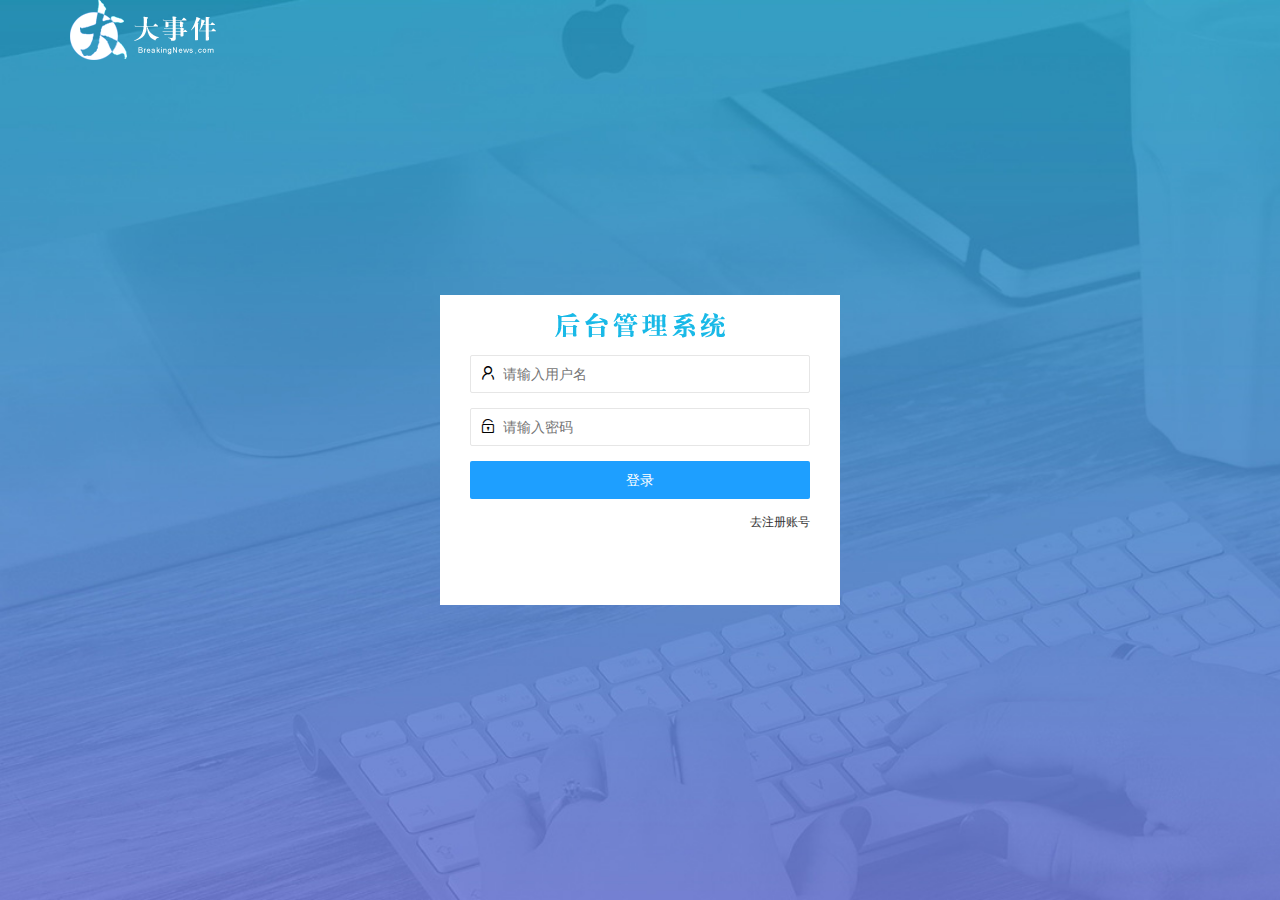
<file: login.html>
<!DOCTYPE html>
<html lang="en">

<head>
    <meta charset="UTF-8">
    <meta http-equiv="X-UA-Compatible" content="IE=edge">
    <meta name="viewport" content="width=device-width, initial-scale=1.0">
    <title>大事件-登录/注册</title>
    <!-- 导入 LayUI 的样式 -->
    <link rel="stylesheet" href="/assets/lib/layui/css/layui.css">
    <!-- 导入 自己的 的样式 -->
    <link rel="stylesheet" href="./assets/css/login.css">
</head>

<body>
    <!-- 头部的 logo 区域 -->
    <div class="layui-main">
        <img src="/assets/images/logo.png" alt="">
    </div>

    <div class="loginAndRegBox">
        <div class="title-box"></div>
        <!-- 登录的div -->
        <div class="login-box">
            <!-- 登录的表单 -->
            <form class="layui-form" id="form_login">
                <!-- 用户名 -->
                <div class="layui-form-item">
                    <i class="layui-icon layui-icon-username"></i>
                    <input type="text" name="username" required lay-verify="required" placeholder="请输入用户名"
                        autocomplete="off" class="layui-input">
                </div>
                <!-- 密码 -->
                <div class="layui-form-item">
                    <i class="layui-icon layui-icon-password"></i>
                    <input type="password" name="password" required lay-verify="required|pwd" placeholder="请输入密码"
                        autocomplete="off" class="layui-input">
                </div>
                <!-- 登录按钮 -->
                <div class="layui-form-item">
                    <!-- 注意：表单提交按钮和普通按钮的区别，就是 lay-submit 属性 -->
                    <button class="layui-btn layui-btn-fluid layui-btn-normal" lay-submit>登录</button>
                </div>
                <div class="layui-form-item links">
                    <a href="javascricpt:;" id="link_reg">去注册账号</a>
                </div>
            </form>
        </div>
        <!-- 注册的div -->
        <div class="reg-box">
            <!-- 注册的表单 -->
            <form class="layui-form" id="form_reg">
                <!-- 用户名 -->
                <div class="layui-form-item">
                    <i class="layui-icon layui-icon-username"></i>
                    <input type="text" name="username" required lay-verify="required" placeholder="请输入用户名"
                        autocomplete="off" class="layui-input">
                </div>
                <!-- 密码 -->
                <div class="layui-form-item">
                    <i class="layui-icon layui-icon-password"></i>
                    <input type="password" name="password" required lay-verify="required|pwd" placeholder="请输入密码"
                        autocomplete="off" class="layui-input">
                </div>
                <!-- 密码确认框 -->
                <div class="layui-form-item">
                    <i class="layui-icon layui-icon-password"></i>
                    <input type="password" name="repassword" required lay-verify="required|pwd|repwd"
                        placeholder="再次确认密码" autocomplete="off" class="layui-input">
                </div>
                <!-- 注册按钮 -->
                <div class="layui-form-item">
                    <!-- 注意：表单提交按钮和普通按钮的区别，就是 lay-submit 属性 -->
                    <button class="layui-btn layui-btn-fluid layui-btn-normal" lay-submit>注册</button>
                </div>
                <div class="layui-form-item links">
                    <a href="javascricpt:;" id="link_login">去登录</a>
                </div>
            </form>
        </div>
    </div>
    <!-- 导入 LayUI 的JS -->
    <script src="/assets/lib/layui/layui.all.js"></script>
    <!-- 导入 jQuery -->
    <script src="/assets/lib/jquery.js"></script>
    <!-- 导入 自己封装的 baseAPI.js -->
    <script src="/assets/js/baseAPI.js"></script>
    <!-- 导入 自己的 JS -->
    <script src="/assets/js/login.js"></script>
</body>

</html>
</file>
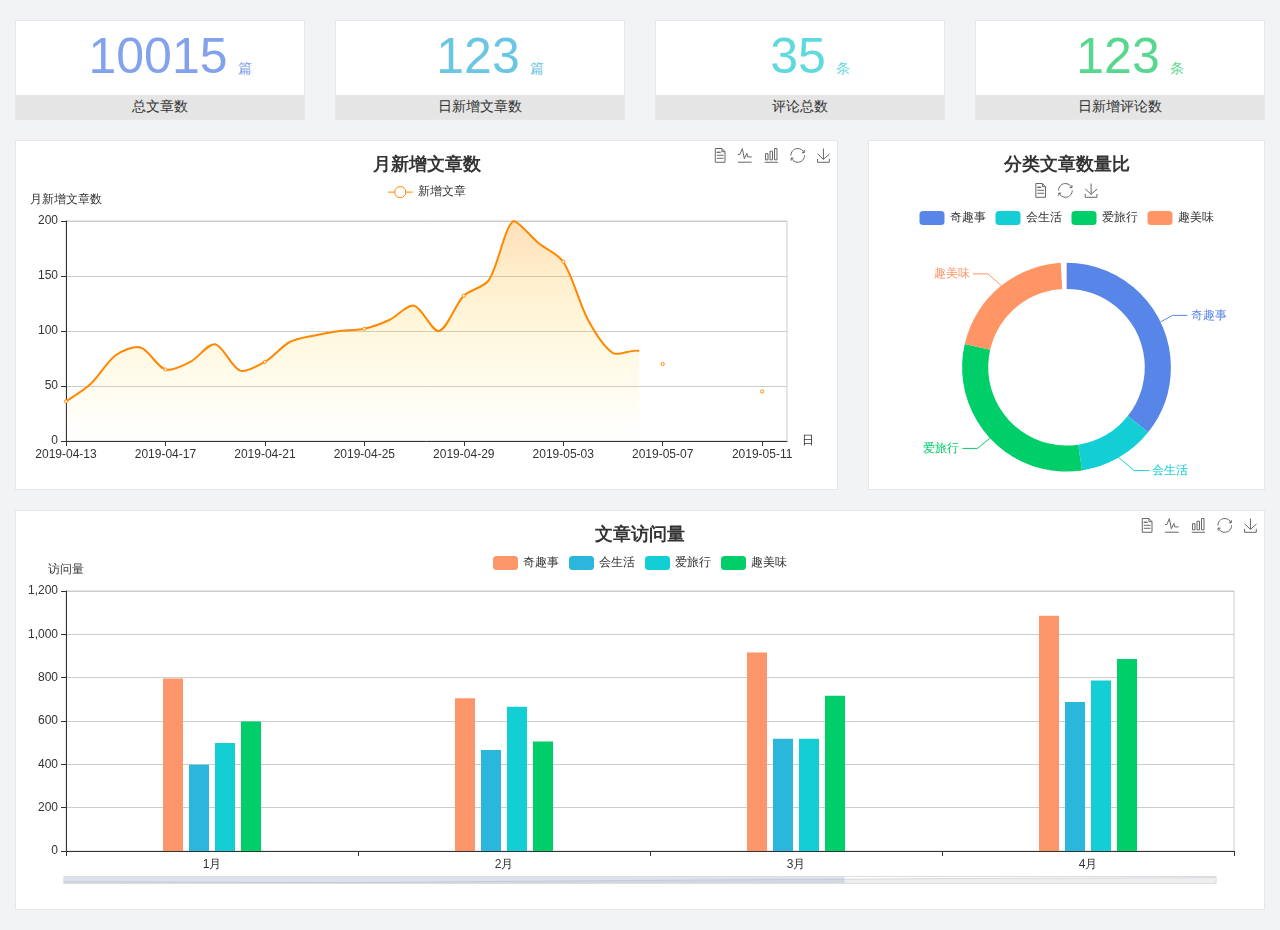
<file: home/dashboard.html>
<!DOCTYPE html>
<html lang="en">

<head>
  <meta charset="UTF-8">
  <meta name="viewport" content="width=device-width, initial-scale=1.0">
  <meta http-equiv="X-UA-Compatible" content="ie=edge">
  <title>图表统计</title>
  <link rel="stylesheet" href="../../assets/lib/bootstrap.css" />
  <link rel="stylesheet" href="../../assets/lib/main.css" />
  <script src="../../assets/lib/jquery.js"></script>
  <script type="text/javascript" src="../../assets/lib/echarts.min.js"></script>
</head>

<body>
  <div class="container-fluid">
    <div class="row spannel_list">
      <div class="col-sm-3 col-xs-6">
        <div class="spannel">
          <em>10015</em><span>篇</span>
          <b>总文章数</b>
        </div>
      </div>
      <div class="col-sm-3 col-xs-6">
        <div class="spannel scolor01">
          <em>123</em><span>篇</span>
          <b>日新增文章数</b>
        </div>
      </div>
      <div class="col-sm-3 col-xs-6">
        <div class="spannel scolor02">
          <em>35</em><span>条</span>
          <b>评论总数</b>
        </div>
      </div>
      <div class="col-sm-3 col-xs-6">
        <div class="spannel scolor03">
          <em>123</em><span>条</span>
          <b>日新增评论数</b>
        </div>
      </div>
    </div>
  </div>

  <div class="container-fluid">
    <div class="row curve-pie">
      <div class="col-lg-8 col-md-8">
        <div class="gragh_pannel" id="curve_show"></div>
      </div>
      <div class="col-lg-4 col-md-4">
        <div class="gragh_pannel" id="pie_show"></div>
      </div>
    </div>
  </div>

  <div class="container-fluid">
    <div class="column_pannel" id="column_show"></div>
  </div>

  <script>
    var oChart = echarts.init(document.getElementById('curve_show'));
    var aList_all = [
      { 'count': 36, 'date': '2019-04-13' },
      { 'count': 52, 'date': '2019-04-14' },
      { 'count': 78, 'date': '2019-04-15' },
      { 'count': 85, 'date': '2019-04-16' },
      { 'count': 65, 'date': '2019-04-17' },
      { 'count': 72, 'date': '2019-04-18' },
      { 'count': 88, 'date': '2019-04-19' },
      { 'count': 64, 'date': '2019-04-20' },
      { 'count': 72, 'date': '2019-04-21' },
      { 'count': 90, 'date': '2019-04-22' },
      { 'count': 96, 'date': '2019-04-23' },
      { 'count': 100, 'date': '2019-04-24' },
      { 'count': 102, 'date': '2019-04-25' },
      { 'count': 110, 'date': '2019-04-26' },
      { 'count': 123, 'date': '2019-04-27' },
      { 'count': 100, 'date': '2019-04-28' },
      { 'count': 132, 'date': '2019-04-29' },
      { 'count': 146, 'date': '2019-04-30' },
      { 'count': 200, 'date': '2019-05-01' },
      { 'count': 180, 'date': '2019-05-02' },
      { 'count': 163, 'date': '2019-05-03' },
      { 'count': 110, 'date': '2019-05-04' },
      { 'count': 80, 'date': '2019-05-05' },
      { 'count': 82, 'date': '2019-05-06' },
      { 'count': 70, 'date': '2019-05-07' },
      { 'count': 65, 'date': '2019-05-08' },
      { 'count': 54, 'date': '2019-05-09' },
      { 'count': 40, 'date': '2019-05-10' },
      { 'count': 45, 'date': '2019-05-11' },
      { 'count': 38, 'date': '2019-05-12' },
    ];

    let aCount = [];
    let aDate = [];

    for (var i = 0; i < aList_all.length; i++) {
      aCount.push(aList_all[i].count);
      aDate.push(aList_all[i].date);
    }

    var chartopt = {
      title: {
        text: '月新增文章数',
        left: 'center',
        top: '10'
      },
      tooltip: {
        trigger: 'axis'
      },
      legend: {
        data: ['新增文章'],
        top: '40'
      },
      toolbox: {
        show: true,
        feature: {
          mark: { show: true },
          dataView: { show: true, readOnly: false },
          magicType: { show: true, type: ['line', 'bar'] },
          restore: { show: true },
          saveAsImage: { show: true }
        }
      },
      calculable: true,
      xAxis: [
        {
          name: '日',
          type: 'category',
          boundaryGap: false,
          data: aDate
        }
      ],
      yAxis: [
        {
          name: '月新增文章数',
          type: 'value'
        }
      ],
      series: [
        {
          name: '新增文章',
          type: 'line',
          smooth: true,
          itemStyle: { normal: { areaStyle: { type: 'default' }, color: '#f80' }, lineStyle: { color: '#f80' } },
          data: aCount
        }],
      areaStyle: {
        normal: {
          color: new echarts.graphic.LinearGradient(0, 0, 0, 1, [{
            offset: 0,
            color: 'rgba(255,136,0,0.39)'
          }, {
            offset: .34,
            color: 'rgba(255,180,0,0.25)'
          }, {
            offset: 1,
            color: 'rgba(255,222,0,0.00)'
          }])

        }
      },
      grid: {
        show: true,
        x: 50,
        x2: 50,
        y: 80,
        height: 220
      }
    };

    oChart.setOption(chartopt);


    var oPie = echarts.init(document.getElementById('pie_show'));
    var oPieopt =
    {
      title: {
        top: 10,
        text: '分类文章数量比',
        x: 'center'
      },
      tooltip: {
        trigger: 'item',
        formatter: "{a} <br/>{b} : {c} ({d}%)"
      },
      color: ['#5885e8', '#13cfd5', '#00ce68', '#ff9565'],
      legend: {
        x: 'center',
        top: 65,
        data: ['奇趣事', '会生活', '爱旅行', '趣美味']
      },
      toolbox: {
        show: true,
        x: 'center',
        top: 35,
        feature: {
          mark: { show: true },
          dataView: { show: true, readOnly: false },
          magicType: {
            show: true,
            type: ['pie', 'funnel'],
            option: {
              funnel: {
                x: '25%',
                width: '50%',
                funnelAlign: 'left',
                max: 1548
              }
            }
          },
          restore: { show: true },
          saveAsImage: { show: true }
        }
      },
      calculable: true,
      series: [
        {
          name: '访问来源',
          type: 'pie',
          radius: ['45%', '60%'],
          center: ['50%', '65%'],
          data: [
            { value: 300, name: '奇趣事' },
            { value: 100, name: '会生活' },
            { value: 260, name: '爱旅行' },
            { value: 180, name: '趣美味' }
          ]
        }
      ]
    };
    oPie.setOption(oPieopt);



    var oColumn = this.echarts.init(document.getElementById('column_show'));
    var oColumnopt =
    {
      title: {
        text: '文章访问量',
        left: 'center',
        top: '10'
      },
      tooltip: {
        trigger: 'axis'
      },
      legend: {
        data: ['奇趣事', '会生活', '爱旅行', '趣美味'],
        top: '40'
      },
      toolbox: {
        show: true,
        feature: {
          mark: { show: true },
          dataView: { show: true, readOnly: false },
          magicType: { show: true, type: ['line', 'bar'] },
          restore: { show: true },
          saveAsImage: { show: true }
        }
      },
      calculable: true,
      xAxis: [
        {
          type: 'category',
          data: ['1月', '2月', '3月', '4月', '5月']
        }
      ],
      yAxis: [
        {
          name: '访问量',
          type: 'value'
        }
      ],
      series: [
        {
          name: '奇趣事',
          type: 'bar',
          barWidth: 20,
          itemStyle: {
            normal: { areaStyle: { type: 'default' }, color: '#fd956a' }
          },
          data: [800, 708, 920, 1090, 1200]
        },
        {
          name: '会生活',
          type: 'bar',
          barWidth: 20,
          itemStyle: {
            normal: { areaStyle: { type: 'default' }, color: '#2bb6db' }
          },
          data: [400, 468, 520, 690, 800]
        },
        {
          name: '爱旅行',
          type: 'bar',
          barWidth: 20,
          itemStyle: {
            normal: { areaStyle: { type: 'default' }, color: '#13cfd5' }
          },
          data: [500, 668, 520, 790, 900]
        },
        {
          name: '趣美味',
          type: 'bar',
          barWidth: 20,
          itemStyle: {
            normal: { areaStyle: { type: 'default' }, color: '#00ce68' }
          },
          data: [600, 508, 720, 890, 1000]
        }
      ],
      grid: {
        show: true,
        x: 50,
        x2: 30,
        y: 80,
        height: 260
      },
      dataZoom: [//给x轴设置滚动条
        {
          start: 0,//默认为0
          end: 100 - 1000 / 31,//默认为100
          type: 'slider',
          show: true,
          xAxisIndex: [0],
          handleSize: 0,//滑动条的 左右2个滑动条的大小
          height: 8,//组件高度
          left: 45, //左边的距离
          right: 50,//右边的距离
          bottom: 26,//右边的距离
          handleColor: '#ddd',//h滑动图标的颜色
          handleStyle: {
            borderColor: "#cacaca",
            borderWidth: "1",
            shadowBlur: 2,
            background: "#ddd",
            shadowColor: "#ddd",
          }
        }]
    };
    oColumn.setOption(oColumnopt);
  </script>
</body>

</html>
</file>
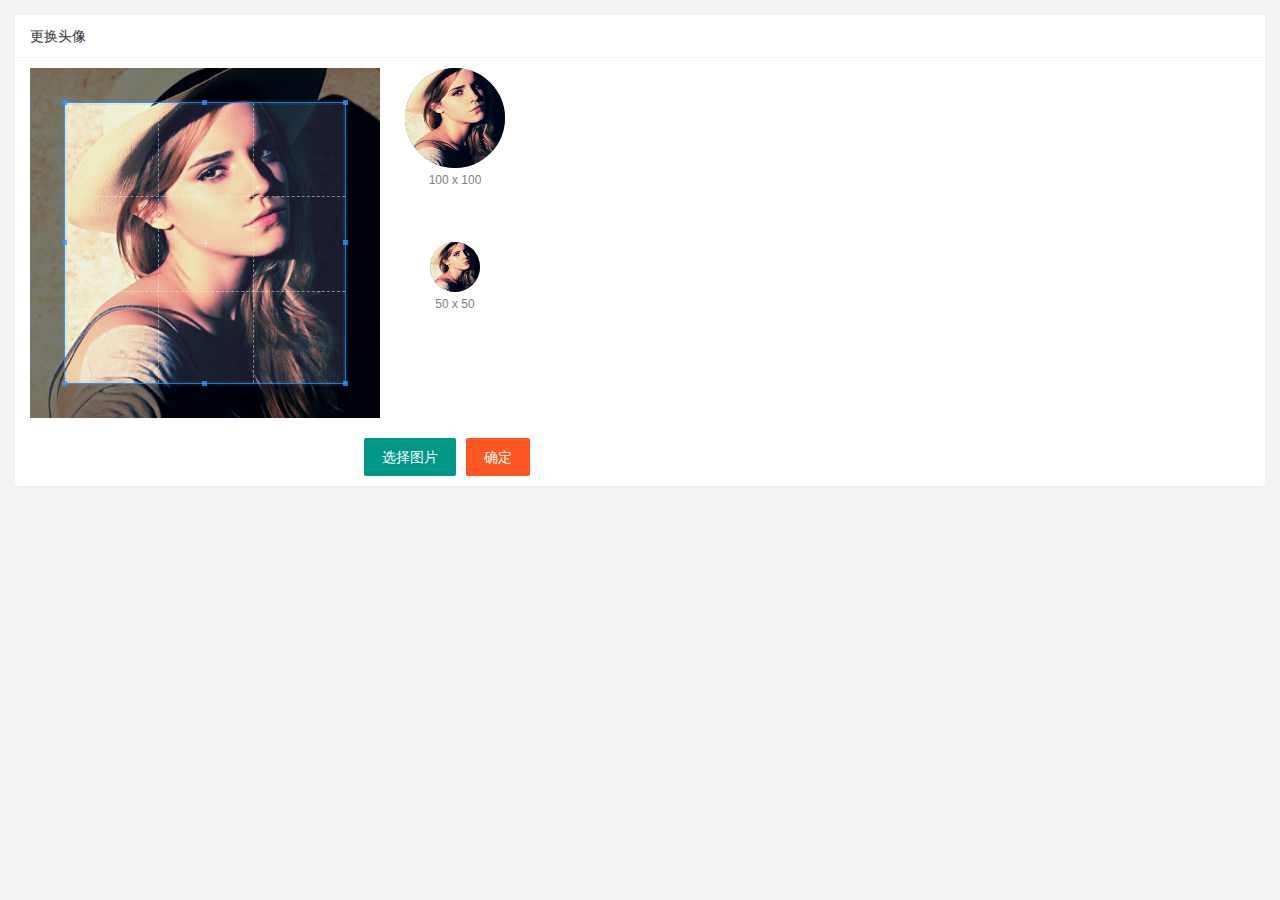
<file: user/user_avatar.html>
<!DOCTYPE html>
<html lang="en">

<head>
    <meta charset="UTF-8">
    <meta http-equiv="X-UA-Compatible" content="IE=edge">
    <meta name="viewport" content="width=device-width, initial-scale=1.0">
    <title>Document</title>
    <link rel="stylesheet" href="/assets/lib/layui/css/layui.css">
    <link rel="stylesheet" href="/assets/css/user/user_avatar.css">
    <link rel="stylesheet" href="/assets/lib/cropper/cropper.css" />
</head>

<body>
    <!-- 卡片区域 -->
    <div class="layui-card">
        <div class="layui-card-header">更换头像</div>
        <div class="layui-card-body">
            <!-- 第一行的图片裁剪和预览区域 -->
            <div class="row1">
                <!-- 图片裁剪区域 -->
                <div class="cropper-box">
                    <!-- 这个 img 标签很重要，将来会把它初始化为裁剪区域 -->
                    <img id="image" src="/assets/images/sample.jpg" />
                </div>
                <!-- 图片的预览区域 -->
                <div class="preview-box">
                    <div>
                        <!-- 宽高为 100px 的预览区域 -->
                        <div class="img-preview w100"></div>
                        <p class="size">100 x 100</p>
                    </div>
                    <div>
                        <!-- 宽高为 50px 的预览区域 -->
                        <div class="img-preview w50"></div>
                        <p class="size">50 x 50</p>
                    </div>
                </div>
            </div>

            <!-- 第二行的按钮区域 -->
            <div class="row2">
                <!-- 通过accept属性，可以指定，允许用户选择什么类型的文件 -->
                <input type="file" id="file" accept="image/png,image/jpeg">
                <button type="button" class="layui-btn" id="btnChooseImage">选择图片</button>
                <button type="button" class="layui-btn layui-btn-danger" id="btnUpload">确定</button>
            </div>
        </div>
    </div>

    <!-- 导入 layui 的JS -->
    <script src="/assets/lib/layui/layui.all.js"></script>
    <script src="/assets/lib/jquery.js"></script>
    <script src="/assets/lib/cropper/Cropper.js"></script>
    <script src="/assets/lib/cropper/jquery-cropper.js"></script>
    <script src="/assets/js/baseAPI.js"></script>
    <script src="/assets/js/user/user_avatar.js"></script>
</body>

</html>
</file>
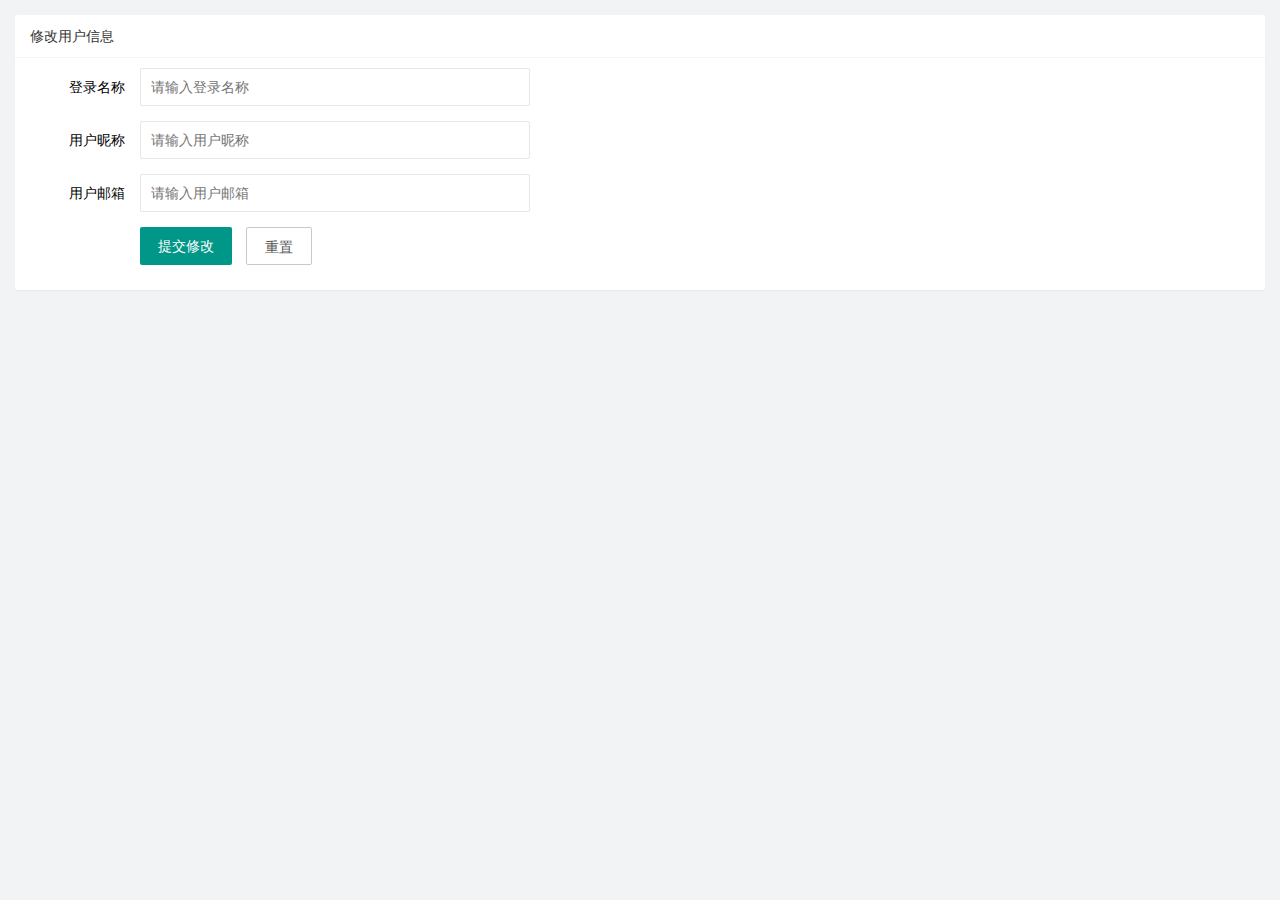
<file: user/user_info.html>
<!DOCTYPE html>
<html lang="en">

<head>
    <meta charset="UTF-8">
    <meta http-equiv="X-UA-Compatible" content="IE=edge">
    <meta name="viewport" content="width=device-width, initial-scale=1.0">
    <title>Document</title>
    <!-- 导入 layui 的样式 -->
    <link rel="stylesheet" href="/assets/lib/layui/css/layui.css" />
    <!-- 导入自己的样式 -->
    <link rel="stylesheet" href="/assets/css/user/user_info.css">
</head>

<body>
    <!-- 卡片区域 -->
    <div class="layui-card">
        <div class="layui-card-header">修改用户信息</div>
        <div class="layui-card-body">
            <!-- form 表单区域 -->
            <form class="layui-form" lay-filter="formUserInfo">
                <!-- 这是隐藏域 -->
                <input type="hidden" name="id" value="">
                <div class="layui-form-item">
                    <label class="layui-form-label">登录名称</label>
                    <div class="layui-input-block">
                        <input type="text" name="username" required lay-verify="required" placeholder="请输入登录名称"
                            autocomplete="off" class="layui-input" readonly />
                    </div>
                </div>
                <div class="layui-form-item">
                    <label class="layui-form-label">用户昵称</label>
                    <div class="layui-input-block">
                        <input type="text" name="nickname" required lay-verify="required|nickname" placeholder="请输入用户昵称"
                            autocomplete="off" class="layui-input" />
                    </div>
                </div>
                <div class="layui-form-item">
                    <label class="layui-form-label">用户邮箱</label>
                    <div class="layui-input-block">
                        <input type="text" name="email" required lay-verify="required|email" placeholder="请输入用户邮箱"
                            autocomplete="off" class="layui-input" />
                    </div>
                </div>
                <div class="layui-form-item">
                    <div class="layui-input-block">
                        <button class="layui-btn" lay-submit lay-filter="formDemo">提交修改</button>
                        <button id="btnReset" type="reset" class="layui-btn layui-btn-primary">重置</button>
                    </div>
                </div>
            </form>
        </div>
    </div>
    <!-- 导入 layui 的 js -->
    <script src="/assets/lib/layui/layui.all.js"></script>
    <!-- 导入 jquery -->
    <script src="/assets/lib/jquery.js"></script>
    <!-- 导入自己封装的 baseAPI -->
    <script src="/assets/js/baseAPI.js"></script>
    <!-- 导入自己的 js -->
    <script src="/assets/js/user/user_info.js"></script>
</body>

</html>
</file>
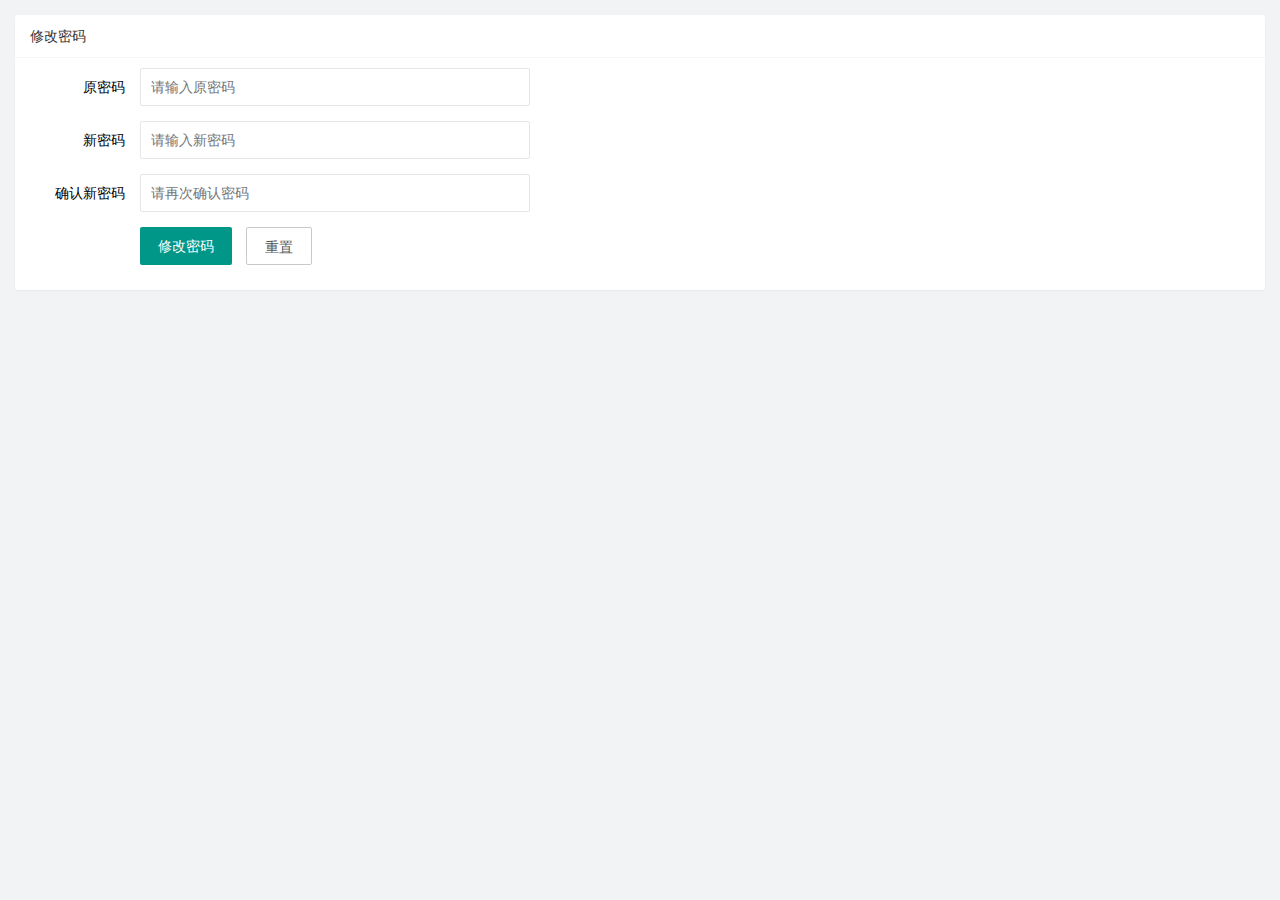
<file: user/user_pwd.html>
<!DOCTYPE html>
<html lang="en">

<head>
    <meta charset="UTF-8">
    <meta http-equiv="X-UA-Compatible" content="IE=edge">
    <meta name="viewport" content="width=device-width, initial-scale=1.0">
    <title>Document</title>
    <link rel="stylesheet" href="/assets/lib/layui/css/layui.css">
    <link rel="stylesheet" href="/assets/css/user/user_pwd.css">

</head>

<body>
    <!-- 卡片区域 -->
    <div class="layui-card">
        <div class="layui-card-header">修改密码</div>
        <div class="layui-card-body">
            <!-- form 表单区域 -->
            <form class="layui-form" lay-filter="formUserInfo">
                <!-- 这是隐藏域 -->
                <input type="hidden" name="id" value="">
                <div class="layui-form-item">
                    <label class="layui-form-label">原密码</label>
                    <div class="layui-input-block">
                        <input type="password" name="oldPwd" required lay-verify="required|pwd" placeholder="请输入原密码"
                            autocomplete="off" class="layui-input" />
                    </div>
                </div>
                <div class="layui-form-item">
                    <label class="layui-form-label">新密码</label>
                    <div class="layui-input-block">
                        <input type="password" name="newPwd" required lay-verify="required|pwd|samePwd"
                            placeholder="请输入新密码" autocomplete="off" class="layui-input" />
                    </div>
                </div>
                <div class="layui-form-item">
                    <label class="layui-form-label">确认新密码</label>
                    <div class="layui-input-block">
                        <input type="password" name="rePwd" required lay-verify="required|pwd|rePwd"
                            placeholder="请再次确认密码" autocomplete="off" class="layui-input" />
                    </div>
                </div>
                <div class="layui-form-item">
                    <div class="layui-input-block">
                        <button class="layui-btn" lay-submit lay-filter="formDemo">修改密码</button>
                        <button id="btnReset" type="reset" class="layui-btn layui-btn-primary">重置</button>
                    </div>
                </div>
            </form>
        </div>
    </div>

    <!-- 导入 layui 的 js -->
    <script src="/assets/lib/layui/layui.all.js"></script>
    <!-- 导入 jQuery -->
    <script src="/assets/lib/jquery.js"></script>
    <!-- 导入 baseAPI -->
    <script src="/assets/js/baseAPI.js"></script>
    <!-- 导入自己的 js -->
    <script src="/assets/js/user/user_pwd.js"></script>
</body>

</html>
</file>
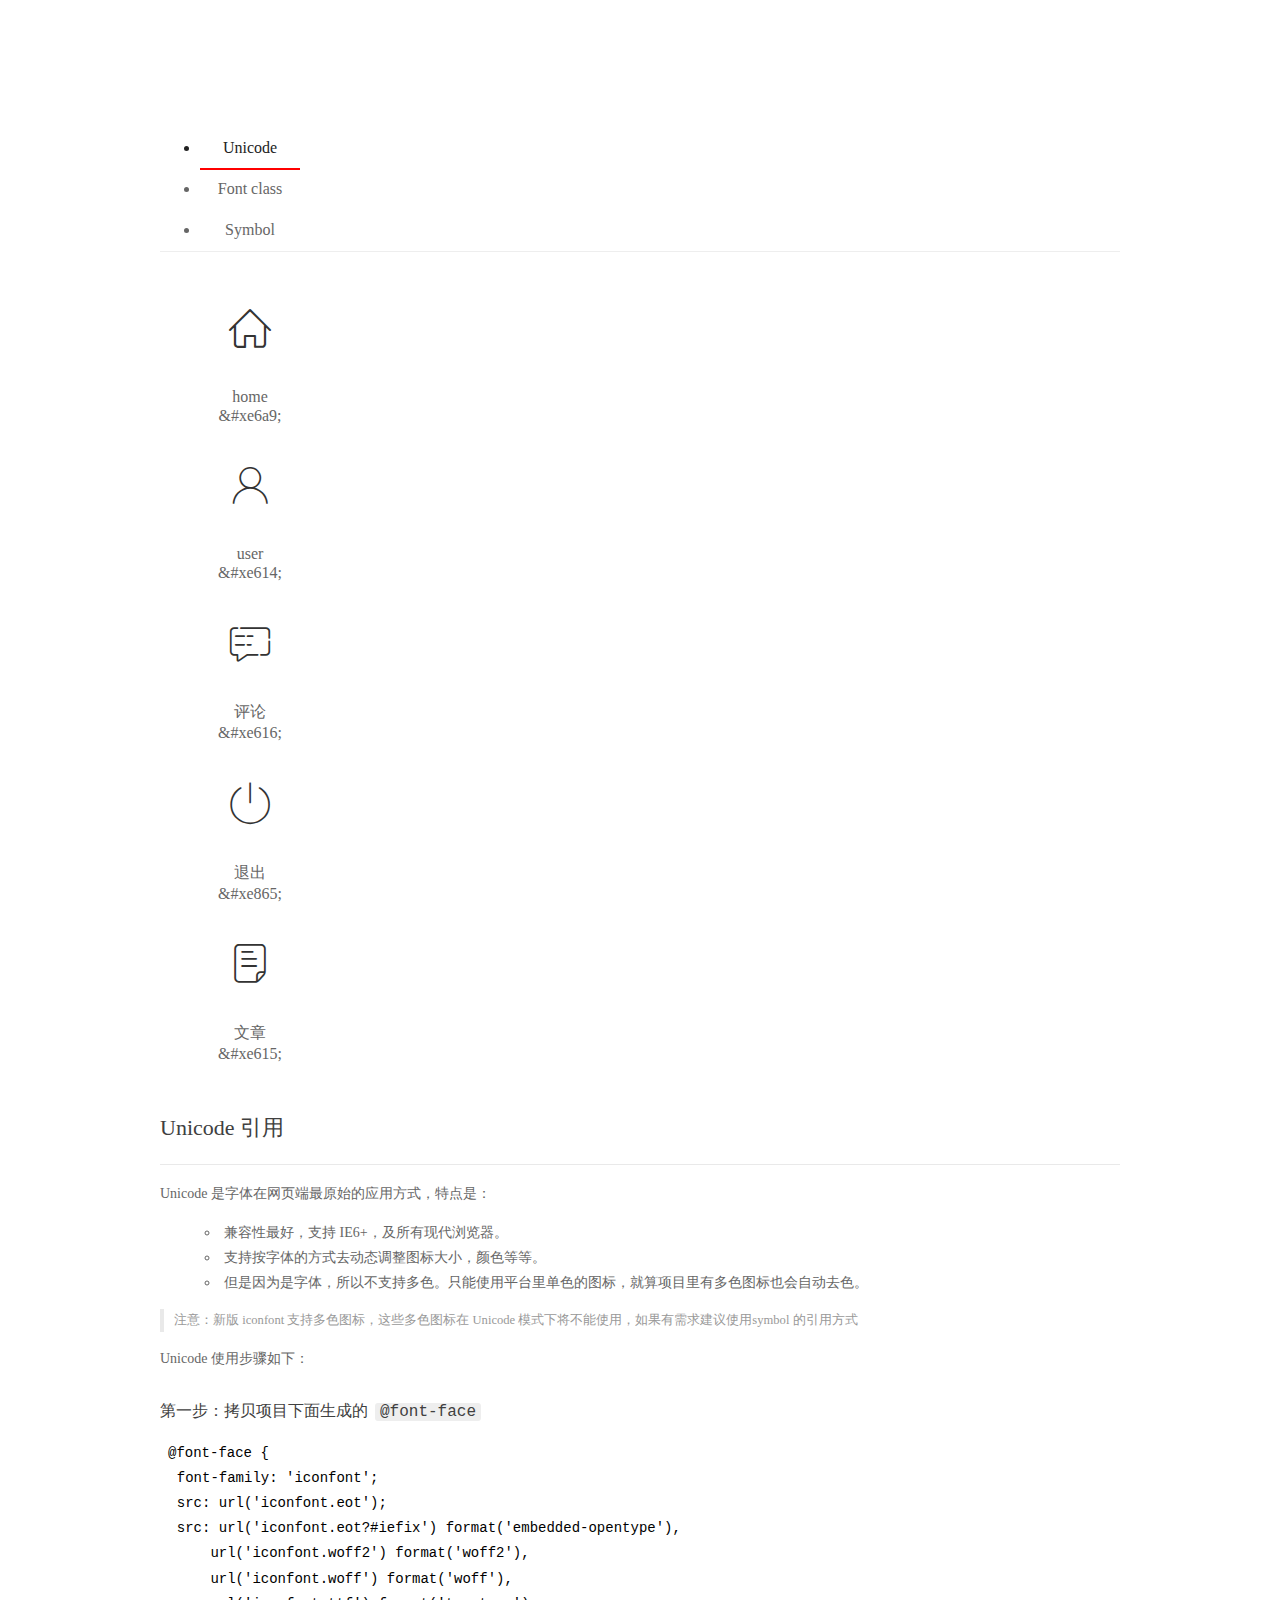
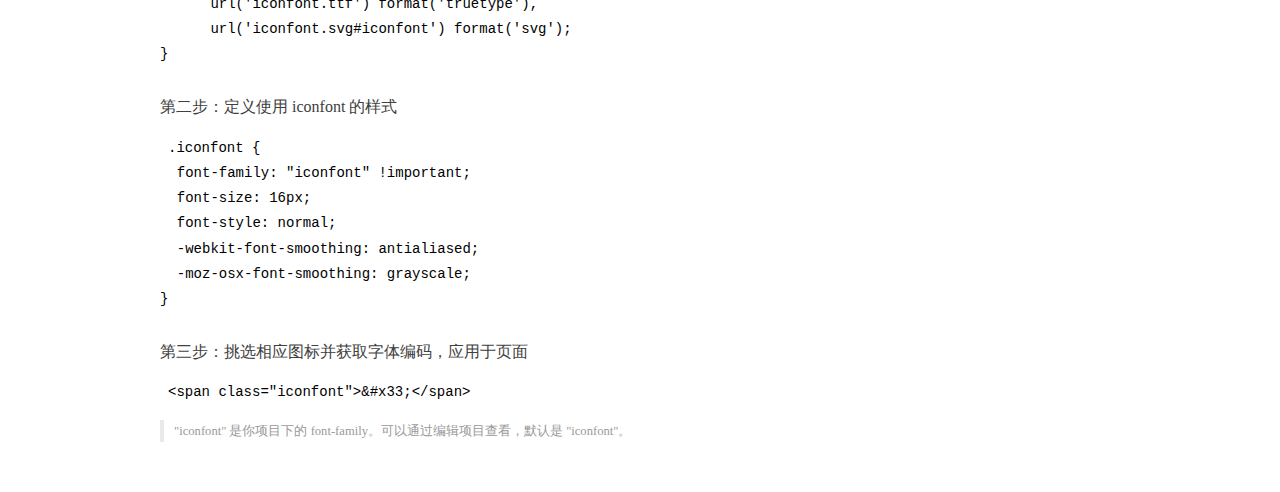
<file: assets/fonts/demo_index.html>
<!DOCTYPE html>
<html>
<head>
  <meta charset="utf-8"/>
  <title>IconFont Demo</title>
  <link rel="shortcut icon" href="https://gtms04.alicdn.com/tps/i4/TB1_oz6GVXXXXaFXpXXJDFnIXXX-64-64.ico" type="image/x-icon"/>
  <link rel="stylesheet" href="https://g.alicdn.com/thx/cube/1.3.2/cube.min.css">
  <link rel="stylesheet" href="demo.css">
  <link rel="stylesheet" href="iconfont.css">
  <script src="iconfont.js"></script>
  <!-- jQuery -->
  <script src="https://a1.alicdn.com/oss/uploads/2018/12/26/7bfddb60-08e8-11e9-9b04-53e73bb6408b.js"></script>
  <!-- 代码高亮 -->
  <script src="https://a1.alicdn.com/oss/uploads/2018/12/26/a3f714d0-08e6-11e9-8a15-ebf944d7534c.js"></script>
</head>
<body>
  <div class="main">
    <h1 class="logo"><a href="https://www.iconfont.cn/" title="iconfont 首页" target="_blank">&#xe86b;</a></h1>
    <div class="nav-tabs">
      <ul id="tabs" class="dib-box">
        <li class="dib active"><span>Unicode</span></li>
        <li class="dib"><span>Font class</span></li>
        <li class="dib"><span>Symbol</span></li>
      </ul>
      
    </div>
    <div class="tab-container">
      <div class="content unicode" style="display: block;">
          <ul class="icon_lists dib-box">
          
            <li class="dib">
              <span class="icon iconfont">&#xe6a9;</span>
                <div class="name">home</div>
                <div class="code-name">&amp;#xe6a9;</div>
              </li>
          
            <li class="dib">
              <span class="icon iconfont">&#xe614;</span>
                <div class="name">user</div>
                <div class="code-name">&amp;#xe614;</div>
              </li>
          
            <li class="dib">
              <span class="icon iconfont">&#xe616;</span>
                <div class="name">评论</div>
                <div class="code-name">&amp;#xe616;</div>
              </li>
          
            <li class="dib">
              <span class="icon iconfont">&#xe865;</span>
                <div class="name">退出</div>
                <div class="code-name">&amp;#xe865;</div>
              </li>
          
            <li class="dib">
              <span class="icon iconfont">&#xe615;</span>
                <div class="name">文章</div>
                <div class="code-name">&amp;#xe615;</div>
              </li>
          
          </ul>
          <div class="article markdown">
          <h2 id="unicode-">Unicode 引用</h2>
          <hr>

          <p>Unicode 是字体在网页端最原始的应用方式，特点是：</p>
          <ul>
            <li>兼容性最好，支持 IE6+，及所有现代浏览器。</li>
            <li>支持按字体的方式去动态调整图标大小，颜色等等。</li>
            <li>但是因为是字体，所以不支持多色。只能使用平台里单色的图标，就算项目里有多色图标也会自动去色。</li>
          </ul>
          <blockquote>
            <p>注意：新版 iconfont 支持多色图标，这些多色图标在 Unicode 模式下将不能使用，如果有需求建议使用symbol 的引用方式</p>
          </blockquote>
          <p>Unicode 使用步骤如下：</p>
          <h3 id="-font-face">第一步：拷贝项目下面生成的 <code>@font-face</code></h3>
<pre><code class="language-css"
>@font-face {
  font-family: 'iconfont';
  src: url('iconfont.eot');
  src: url('iconfont.eot?#iefix') format('embedded-opentype'),
      url('iconfont.woff2') format('woff2'),
      url('iconfont.woff') format('woff'),
      url('iconfont.ttf') format('truetype'),
      url('iconfont.svg#iconfont') format('svg');
}
</code></pre>
          <h3 id="-iconfont-">第二步：定义使用 iconfont 的样式</h3>
<pre><code class="language-css"
>.iconfont {
  font-family: "iconfont" !important;
  font-size: 16px;
  font-style: normal;
  -webkit-font-smoothing: antialiased;
  -moz-osx-font-smoothing: grayscale;
}
</code></pre>
          <h3 id="-">第三步：挑选相应图标并获取字体编码，应用于页面</h3>
<pre>
<code class="language-html"
>&lt;span class="iconfont"&gt;&amp;#x33;&lt;/span&gt;
</code></pre>
          <blockquote>
            <p>"iconfont" 是你项目下的 font-family。可以通过编辑项目查看，默认是 "iconfont"。</p>
          </blockquote>
          </div>
      </div>
      <div class="content font-class">
        <ul class="icon_lists dib-box">
          
          <li class="dib">
            <span class="icon iconfont icon-home"></span>
            <div class="name">
              home
            </div>
            <div class="code-name">.icon-home
            </div>
          </li>
          
          <li class="dib">
            <span class="icon iconfont icon-user"></span>
            <div class="name">
              user
            </div>
            <div class="code-name">.icon-user
            </div>
          </li>
          
          <li class="dib">
            <span class="icon iconfont icon-pinglun"></span>
            <div class="name">
              评论
            </div>
            <div class="code-name">.icon-pinglun
            </div>
          </li>
          
          <li class="dib">
            <span class="icon iconfont icon-tuichu"></span>
            <div class="name">
              退出
            </div>
            <div class="code-name">.icon-tuichu
            </div>
          </li>
          
          <li class="dib">
            <span class="icon iconfont icon-16"></span>
            <div class="name">
              文章
            </div>
            <div class="code-name">.icon-16
            </div>
          </li>
          
        </ul>
        <div class="article markdown">
        <h2 id="font-class-">font-class 引用</h2>
        <hr>

        <p>font-class 是 Unicode 使用方式的一种变种，主要是解决 Unicode 书写不直观，语意不明确的问题。</p>
        <p>与 Unicode 使用方式相比，具有如下特点：</p>
        <ul>
          <li>兼容性良好，支持 IE8+，及所有现代浏览器。</li>
          <li>相比于 Unicode 语意明确，书写更直观。可以很容易分辨这个 icon 是什么。</li>
          <li>因为使用 class 来定义图标，所以当要替换图标时，只需要修改 class 里面的 Unicode 引用。</li>
          <li>不过因为本质上还是使用的字体，所以多色图标还是不支持的。</li>
        </ul>
        <p>使用步骤如下：</p>
        <h3 id="-fontclass-">第一步：引入项目下面生成的 fontclass 代码：</h3>
<pre><code class="language-html">&lt;link rel="stylesheet" href="./iconfont.css"&gt;
</code></pre>
        <h3 id="-">第二步：挑选相应图标并获取类名，应用于页面：</h3>
<pre><code class="language-html">&lt;span class="iconfont icon-xxx"&gt;&lt;/span&gt;
</code></pre>
        <blockquote>
          <p>"
            iconfont" 是你项目下的 font-family。可以通过编辑项目查看，默认是 "iconfont"。</p>
        </blockquote>
      </div>
      </div>
      <div class="content symbol">
          <ul class="icon_lists dib-box">
          
            <li class="dib">
                <svg class="icon svg-icon" aria-hidden="true">
                  <use xlink:href="#icon-home"></use>
                </svg>
                <div class="name">home</div>
                <div class="code-name">#icon-home</div>
            </li>
          
            <li class="dib">
                <svg class="icon svg-icon" aria-hidden="true">
                  <use xlink:href="#icon-user"></use>
                </svg>
                <div class="name">user</div>
                <div class="code-name">#icon-user</div>
            </li>
          
            <li class="dib">
                <svg class="icon svg-icon" aria-hidden="true">
                  <use xlink:href="#icon-pinglun"></use>
                </svg>
                <div class="name">评论</div>
                <div class="code-name">#icon-pinglun</div>
            </li>
          
            <li class="dib">
                <svg class="icon svg-icon" aria-hidden="true">
                  <use xlink:href="#icon-tuichu"></use>
                </svg>
                <div class="name">退出</div>
                <div class="code-name">#icon-tuichu</div>
            </li>
          
            <li class="dib">
                <svg class="icon svg-icon" aria-hidden="true">
                  <use xlink:href="#icon-16"></use>
                </svg>
                <div class="name">文章</div>
                <div class="code-name">#icon-16</div>
            </li>
          
          </ul>
          <div class="article markdown">
          <h2 id="symbol-">Symbol 引用</h2>
          <hr>

          <p>这是一种全新的使用方式，应该说这才是未来的主流，也是平台目前推荐的用法。相关介绍可以参考这篇<a href="">文章</a>
            这种用法其实是做了一个 SVG 的集合，与另外两种相比具有如下特点：</p>
          <ul>
            <li>支持多色图标了，不再受单色限制。</li>
            <li>通过一些技巧，支持像字体那样，通过 <code>font-size</code>, <code>color</code> 来调整样式。</li>
            <li>兼容性较差，支持 IE9+，及现代浏览器。</li>
            <li>浏览器渲染 SVG 的性能一般，还不如 png。</li>
          </ul>
          <p>使用步骤如下：</p>
          <h3 id="-symbol-">第一步：引入项目下面生成的 symbol 代码：</h3>
<pre><code class="language-html">&lt;script src="./iconfont.js"&gt;&lt;/script&gt;
</code></pre>
          <h3 id="-css-">第二步：加入通用 CSS 代码（引入一次就行）：</h3>
<pre><code class="language-html">&lt;style&gt;
.icon {
  width: 1em;
  height: 1em;
  vertical-align: -0.15em;
  fill: currentColor;
  overflow: hidden;
}
&lt;/style&gt;
</code></pre>
          <h3 id="-">第三步：挑选相应图标并获取类名，应用于页面：</h3>
<pre><code class="language-html">&lt;svg class="icon" aria-hidden="true"&gt;
  &lt;use xlink:href="#icon-xxx"&gt;&lt;/use&gt;
&lt;/svg&gt;
</code></pre>
          </div>
      </div>

    </div>
  </div>
  <script>
  $(document).ready(function () {
      $('.tab-container .content:first').show()

      $('#tabs li').click(function (e) {
        var tabContent = $('.tab-container .content')
        var index = $(this).index()

        if ($(this).hasClass('active')) {
          return
        } else {
          $('#tabs li').removeClass('active')
          $(this).addClass('active')

          tabContent.hide().eq(index).fadeIn()
        }
      })
    })
  </script>
</body>
</html>
</file>
<file: assets/lib/layui/css/layui.css>
/** layui-v2.5.5 MIT License By https://www.layui.com */
 .layui-inline,img{display:inline-block;vertical-align:middle}h1,h2,h3,h4,h5,h6{font-weight:400}.layui-edge,.layui-header,.layui-inline,.layui-main{position:relative}.layui-body,.layui-edge,.layui-elip{overflow:hidden}.layui-btn,.layui-edge,.layui-inline,img{vertical-align:middle}.layui-btn,.layui-disabled,.layui-icon,.layui-unselect{-moz-user-select:none;-webkit-user-select:none;-ms-user-select:none}.layui-elip,.layui-form-checkbox span,.layui-form-pane .layui-form-label{text-overflow:ellipsis;white-space:nowrap}.layui-breadcrumb,.layui-tree-btnGroup{visibility:hidden}blockquote,body,button,dd,div,dl,dt,form,h1,h2,h3,h4,h5,h6,input,li,ol,p,pre,td,textarea,th,ul{margin:0;padding:0;-webkit-tap-highlight-color:rgba(0,0,0,0)}a:active,a:hover{outline:0}img{border:none}li{list-style:none}table{border-collapse:collapse;border-spacing:0}h4,h5,h6{font-size:100%}button,input,optgroup,option,select,textarea{font-family:inherit;font-size:inherit;font-style:inherit;font-weight:inherit;outline:0}pre{white-space:pre-wrap;white-space:-moz-pre-wrap;white-space:-pre-wrap;white-space:-o-pre-wrap;word-wrap:break-word}body{line-height:24px;font:14px Helvetica Neue,Helvetica,PingFang SC,Tahoma,Arial,sans-serif}hr{height:1px;margin:10px 0;border:0;clear:both}a{color:#333;text-decoration:none}a:hover{color:#777}a cite{font-style:normal;*cursor:pointer}.layui-border-box,.layui-border-box *{box-sizing:border-box}.layui-box,.layui-box *{box-sizing:content-box}.layui-clear{clear:both;*zoom:1}.layui-clear:after{content:'\20';clear:both;*zoom:1;display:block;height:0}.layui-inline{*display:inline;*zoom:1}.layui-edge{display:inline-block;width:0;height:0;border-width:6px;border-style:dashed;border-color:transparent}.layui-edge-top{top:-4px;border-bottom-color:#999;border-bottom-style:solid}.layui-edge-right{border-left-color:#999;border-left-style:solid}.layui-edge-bottom{top:2px;border-top-color:#999;border-top-style:solid}.layui-edge-left{border-right-color:#999;border-right-style:solid}.layui-disabled,.layui-disabled:hover{color:#d2d2d2!important;cursor:not-allowed!important}.layui-circle{border-radius:100%}.layui-show{display:block!important}.layui-hide{display:none!important}@font-face{font-family:layui-icon;src:url(../font/iconfont.eot?v=250);src:url(../font/iconfont.eot?v=250#iefix) format('embedded-opentype'),url(../font/iconfont.woff2?v=250) format('woff2'),url(../font/iconfont.woff?v=250) format('woff'),url(../font/iconfont.ttf?v=250) format('truetype'),url(../font/iconfont.svg?v=250#layui-icon) format('svg')}.layui-icon{font-family:layui-icon!important;font-size:16px;font-style:normal;-webkit-font-smoothing:antialiased;-moz-osx-font-smoothing:grayscale}.layui-icon-reply-fill:before{content:"\e611"}.layui-icon-set-fill:before{content:"\e614"}.layui-icon-menu-fill:before{content:"\e60f"}.layui-icon-search:before{content:"\e615"}.layui-icon-share:before{content:"\e641"}.layui-icon-set-sm:before{content:"\e620"}.layui-icon-engine:before{content:"\e628"}.layui-icon-close:before{content:"\1006"}.layui-icon-close-fill:before{content:"\1007"}.layui-icon-chart-screen:before{content:"\e629"}.layui-icon-star:before{content:"\e600"}.layui-icon-circle-dot:before{content:"\e617"}.layui-icon-chat:before{content:"\e606"}.layui-icon-release:before{content:"\e609"}.layui-icon-list:before{content:"\e60a"}.layui-icon-chart:before{content:"\e62c"}.layui-icon-ok-circle:before{content:"\1005"}.layui-icon-layim-theme:before{content:"\e61b"}.layui-icon-table:before{content:"\e62d"}.layui-icon-right:before{content:"\e602"}.layui-icon-left:before{content:"\e603"}.layui-icon-cart-simple:before{content:"\e698"}.layui-icon-face-cry:before{content:"\e69c"}.layui-icon-face-smile:before{content:"\e6af"}.layui-icon-survey:before{content:"\e6b2"}.layui-icon-tree:before{content:"\e62e"}.layui-icon-upload-circle:before{content:"\e62f"}.layui-icon-add-circle:before{content:"\e61f"}.layui-icon-download-circle:before{content:"\e601"}.layui-icon-templeate-1:before{content:"\e630"}.layui-icon-util:before{content:"\e631"}.layui-icon-face-surprised:before{content:"\e664"}.layui-icon-edit:before{content:"\e642"}.layui-icon-speaker:before{content:"\e645"}.layui-icon-down:before{content:"\e61a"}.layui-icon-file:before{content:"\e621"}.layui-icon-layouts:before{content:"\e632"}.layui-icon-rate-half:before{content:"\e6c9"}.layui-icon-add-circle-fine:before{content:"\e608"}.layui-icon-prev-circle:before{content:"\e633"}.layui-icon-read:before{content:"\e705"}.layui-icon-404:before{content:"\e61c"}.layui-icon-carousel:before{content:"\e634"}.layui-icon-help:before{content:"\e607"}.layui-icon-code-circle:before{content:"\e635"}.layui-icon-water:before{content:"\e636"}.layui-icon-username:before{content:"\e66f"}.layui-icon-find-fill:before{content:"\e670"}.layui-icon-about:before{content:"\e60b"}.layui-icon-location:before{content:"\e715"}.layui-icon-up:before{content:"\e619"}.layui-icon-pause:before{content:"\e651"}.layui-icon-date:before{content:"\e637"}.layui-icon-layim-uploadfile:before{content:"\e61d"}.layui-icon-delete:before{content:"\e640"}.layui-icon-play:before{content:"\e652"}.layui-icon-top:before{content:"\e604"}.layui-icon-friends:before{content:"\e612"}.layui-icon-refresh-3:before{content:"\e9aa"}.layui-icon-ok:before{content:"\e605"}.layui-icon-layer:before{content:"\e638"}.layui-icon-face-smile-fine:before{content:"\e60c"}.layui-icon-dollar:before{content:"\e659"}.layui-icon-group:before{content:"\e613"}.layui-icon-layim-download:before{content:"\e61e"}.layui-icon-picture-fine:before{content:"\e60d"}.layui-icon-link:before{content:"\e64c"}.layui-icon-diamond:before{content:"\e735"}.layui-icon-log:before{content:"\e60e"}.layui-icon-rate-solid:before{content:"\e67a"}.layui-icon-fonts-del:before{content:"\e64f"}.layui-icon-unlink:before{content:"\e64d"}.layui-icon-fonts-clear:before{content:"\e639"}.layui-icon-triangle-r:before{content:"\e623"}.layui-icon-circle:before{content:"\e63f"}.layui-icon-radio:before{content:"\e643"}.layui-icon-align-center:before{content:"\e647"}.layui-icon-align-right:before{content:"\e648"}.layui-icon-align-left:before{content:"\e649"}.layui-icon-loading-1:before{content:"\e63e"}.layui-icon-return:before{content:"\e65c"}.layui-icon-fonts-strong:before{content:"\e62b"}.layui-icon-upload:before{content:"\e67c"}.layui-icon-dialogue:before{content:"\e63a"}.layui-icon-video:before{content:"\e6ed"}.layui-icon-headset:before{content:"\e6fc"}.layui-icon-cellphone-fine:before{content:"\e63b"}.layui-icon-add-1:before{content:"\e654"}.layui-icon-face-smile-b:before{content:"\e650"}.layui-icon-fonts-html:before{content:"\e64b"}.layui-icon-form:before{content:"\e63c"}.layui-icon-cart:before{content:"\e657"}.layui-icon-camera-fill:before{content:"\e65d"}.layui-icon-tabs:before{content:"\e62a"}.layui-icon-fonts-code:before{content:"\e64e"}.layui-icon-fire:before{content:"\e756"}.layui-icon-set:before{content:"\e716"}.layui-icon-fonts-u:before{content:"\e646"}.layui-icon-triangle-d:before{content:"\e625"}.layui-icon-tips:before{content:"\e702"}.layui-icon-picture:before{content:"\e64a"}.layui-icon-more-vertical:before{content:"\e671"}.layui-icon-flag:before{content:"\e66c"}.layui-icon-loading:before{content:"\e63d"}.layui-icon-fonts-i:before{content:"\e644"}.layui-icon-refresh-1:before{content:"\e666"}.layui-icon-rmb:before{content:"\e65e"}.layui-icon-home:before{content:"\e68e"}.layui-icon-user:before{content:"\e770"}.layui-icon-notice:before{content:"\e667"}.layui-icon-login-weibo:before{content:"\e675"}.layui-icon-voice:before{content:"\e688"}.layui-icon-upload-drag:before{content:"\e681"}.layui-icon-login-qq:before{content:"\e676"}.layui-icon-snowflake:before{content:"\e6b1"}.layui-icon-file-b:before{content:"\e655"}.layui-icon-template:before{content:"\e663"}.layui-icon-auz:before{content:"\e672"}.layui-icon-console:before{content:"\e665"}.layui-icon-app:before{content:"\e653"}.layui-icon-prev:before{content:"\e65a"}.layui-icon-website:before{content:"\e7ae"}.layui-icon-next:before{content:"\e65b"}.layui-icon-component:before{content:"\e857"}.layui-icon-more:before{content:"\e65f"}.layui-icon-login-wechat:before{content:"\e677"}.layui-icon-shrink-right:before{content:"\e668"}.layui-icon-spread-left:before{content:"\e66b"}.layui-icon-camera:before{content:"\e660"}.layui-icon-note:before{content:"\e66e"}.layui-icon-refresh:before{content:"\e669"}.layui-icon-female:before{content:"\e661"}.layui-icon-male:before{content:"\e662"}.layui-icon-password:before{content:"\e673"}.layui-icon-senior:before{content:"\e674"}.layui-icon-theme:before{content:"\e66a"}.layui-icon-tread:before{content:"\e6c5"}.layui-icon-praise:before{content:"\e6c6"}.layui-icon-star-fill:before{content:"\e658"}.layui-icon-rate:before{content:"\e67b"}.layui-icon-template-1:before{content:"\e656"}.layui-icon-vercode:before{content:"\e679"}.layui-icon-cellphone:before{content:"\e678"}.layui-icon-screen-full:before{content:"\e622"}.layui-icon-screen-restore:before{content:"\e758"}.layui-icon-cols:before{content:"\e610"}.layui-icon-export:before{content:"\e67d"}.layui-icon-print:before{content:"\e66d"}.layui-icon-slider:before{content:"\e714"}.layui-icon-addition:before{content:"\e624"}.layui-icon-subtraction:before{content:"\e67e"}.layui-icon-service:before{content:"\e626"}.layui-icon-transfer:before{content:"\e691"}.layui-main{width:1140px;margin:0 auto}.layui-header{z-index:1000;height:60px}.layui-header a:hover{transition:all .5s;-webkit-transition:all .5s}.layui-side{position:fixed;left:0;top:0;bottom:0;z-index:999;width:200px;overflow-x:hidden}.layui-side-scroll{position:relative;width:220px;height:100%;overflow-x:hidden}.layui-body{position:absolute;left:200px;right:0;top:0;bottom:0;z-index:998;width:auto;overflow-y:auto;box-sizing:border-box}.layui-layout-body{overflow:hidden}.layui-layout-admin .layui-header{background-color:#23262E}.layui-layout-admin .layui-side{top:60px;width:200px;overflow-x:hidden}.layui-layout-admin .layui-body{position:fixed;top:60px;bottom:44px}.layui-layout-admin .layui-main{width:auto;margin:0 15px}.layui-layout-admin .layui-footer{position:fixed;left:200px;right:0;bottom:0;height:44px;line-height:44px;padding:0 15px;background-color:#eee}.layui-layout-admin .layui-logo{position:absolute;left:0;top:0;width:200px;height:100%;line-height:60px;text-align:center;color:#009688;font-size:16px}.layui-layout-admin .layui-header .layui-nav{background:0 0}.layui-layout-left{position:absolute!important;left:200px;top:0}.layui-layout-right{position:absolute!important;right:0;top:0}.layui-container{position:relative;margin:0 auto;padding:0 15px;box-sizing:border-box}.layui-fluid{position:relative;margin:0 auto;padding:0 15px}.layui-row:after,.layui-row:before{content:'';display:block;clear:both}.layui-col-lg1,.layui-col-lg10,.layui-col-lg11,.layui-col-lg12,.layui-col-lg2,.layui-col-lg3,.layui-col-lg4,.layui-col-lg5,.layui-col-lg6,.layui-col-lg7,.layui-col-lg8,.layui-col-lg9,.layui-col-md1,.layui-col-md10,.layui-col-md11,.layui-col-md12,.layui-col-md2,.layui-col-md3,.layui-col-md4,.layui-col-md5,.layui-col-md6,.layui-col-md7,.layui-col-md8,.layui-col-md9,.layui-col-sm1,.layui-col-sm10,.layui-col-sm11,.layui-col-sm12,.layui-col-sm2,.layui-col-sm3,.layui-col-sm4,.layui-col-sm5,.layui-col-sm6,.layui-col-sm7,.layui-col-sm8,.layui-col-sm9,.layui-col-xs1,.layui-col-xs10,.layui-col-xs11,.layui-col-xs12,.layui-col-xs2,.layui-col-xs3,.layui-col-xs4,.layui-col-xs5,.layui-col-xs6,.layui-col-xs7,.layui-col-xs8,.layui-col-xs9{position:relative;display:block;box-sizing:border-box}.layui-col-xs1,.layui-col-xs10,.layui-col-xs11,.layui-col-xs12,.layui-col-xs2,.layui-col-xs3,.layui-col-xs4,.layui-col-xs5,.layui-col-xs6,.layui-col-xs7,.layui-col-xs8,.layui-col-xs9{float:left}.layui-col-xs1{width:8.33333333%}.layui-col-xs2{width:16.66666667%}.layui-col-xs3{width:25%}.layui-col-xs4{width:33.33333333%}.layui-col-xs5{width:41.66666667%}.layui-col-xs6{width:50%}.layui-col-xs7{width:58.33333333%}.layui-col-xs8{width:66.66666667%}.layui-col-xs9{width:75%}.layui-col-xs10{width:83.33333333%}.layui-col-xs11{width:91.66666667%}.layui-col-xs12{width:100%}.layui-col-xs-offset1{margin-left:8.33333333%}.layui-col-xs-offset2{margin-left:16.66666667%}.layui-col-xs-offset3{margin-left:25%}.layui-col-xs-offset4{margin-left:33.33333333%}.layui-col-xs-offset5{margin-left:41.66666667%}.layui-col-xs-offset6{margin-left:50%}.layui-col-xs-offset7{margin-left:58.33333333%}.layui-col-xs-offset8{margin-left:66.66666667%}.layui-col-xs-offset9{margin-left:75%}.layui-col-xs-offset10{margin-left:83.33333333%}.layui-col-xs-offset11{margin-left:91.66666667%}.layui-col-xs-offset12{margin-left:100%}@media screen and (max-width:768px){.layui-hide-xs{display:none!important}.layui-show-xs-block{display:block!important}.layui-show-xs-inline{display:inline!important}.layui-show-xs-inline-block{display:inline-block!important}}@media screen and (min-width:768px){.layui-container{width:750px}.layui-hide-sm{display:none!important}.layui-show-sm-block{display:block!important}.layui-show-sm-inline{display:inline!important}.layui-show-sm-inline-block{display:inline-block!important}.layui-col-sm1,.layui-col-sm10,.layui-col-sm11,.layui-col-sm12,.layui-col-sm2,.layui-col-sm3,.layui-col-sm4,.layui-col-sm5,.layui-col-sm6,.layui-col-sm7,.layui-col-sm8,.layui-col-sm9{float:left}.layui-col-sm1{width:8.33333333%}.layui-col-sm2{width:16.66666667%}.layui-col-sm3{width:25%}.layui-col-sm4{width:33.33333333%}.layui-col-sm5{width:41.66666667%}.layui-col-sm6{width:50%}.layui-col-sm7{width:58.33333333%}.layui-col-sm8{width:66.66666667%}.layui-col-sm9{width:75%}.layui-col-sm10{width:83.33333333%}.layui-col-sm11{width:91.66666667%}.layui-col-sm12{width:100%}.layui-col-sm-offset1{margin-left:8.33333333%}.layui-col-sm-offset2{margin-left:16.66666667%}.layui-col-sm-offset3{margin-left:25%}.layui-col-sm-offset4{margin-left:33.33333333%}.layui-col-sm-offset5{margin-left:41.66666667%}.layui-col-sm-offset6{margin-left:50%}.layui-col-sm-offset7{margin-left:58.33333333%}.layui-col-sm-offset8{margin-left:66.66666667%}.layui-col-sm-offset9{margin-left:75%}.layui-col-sm-offset10{margin-left:83.33333333%}.layui-col-sm-offset11{margin-left:91.66666667%}.layui-col-sm-offset12{margin-left:100%}}@media screen and (min-width:992px){.layui-container{width:970px}.layui-hide-md{display:none!important}.layui-show-md-block{display:block!important}.layui-show-md-inline{display:inline!important}.layui-show-md-inline-block{display:inline-block!important}.layui-col-md1,.layui-col-md10,.layui-col-md11,.layui-col-md12,.layui-col-md2,.layui-col-md3,.layui-col-md4,.layui-col-md5,.layui-col-md6,.layui-col-md7,.layui-col-md8,.layui-col-md9{float:left}.layui-col-md1{width:8.33333333%}.layui-col-md2{width:16.66666667%}.layui-col-md3{width:25%}.layui-col-md4{width:33.33333333%}.layui-col-md5{width:41.66666667%}.layui-col-md6{width:50%}.layui-col-md7{width:58.33333333%}.layui-col-md8{width:66.66666667%}.layui-col-md9{width:75%}.layui-col-md10{width:83.33333333%}.layui-col-md11{width:91.66666667%}.layui-col-md12{width:100%}.layui-col-md-offset1{margin-left:8.33333333%}.layui-col-md-offset2{margin-left:16.66666667%}.layui-col-md-offset3{margin-left:25%}.layui-col-md-offset4{margin-left:33.33333333%}.layui-col-md-offset5{margin-left:41.66666667%}.layui-col-md-offset6{margin-left:50%}.layui-col-md-offset7{margin-left:58.33333333%}.layui-col-md-offset8{margin-left:66.66666667%}.layui-col-md-offset9{margin-left:75%}.layui-col-md-offset10{margin-left:83.33333333%}.layui-col-md-offset11{margin-left:91.66666667%}.layui-col-md-offset12{margin-left:100%}}@media screen and (min-width:1200px){.layui-container{width:1170px}.layui-hide-lg{display:none!important}.layui-show-lg-block{display:block!important}.layui-show-lg-inline{display:inline!important}.layui-show-lg-inline-block{display:inline-block!important}.layui-col-lg1,.layui-col-lg10,.layui-col-lg11,.layui-col-lg12,.layui-col-lg2,.layui-col-lg3,.layui-col-lg4,.layui-col-lg5,.layui-col-lg6,.layui-col-lg7,.layui-col-lg8,.layui-col-lg9{float:left}.layui-col-lg1{width:8.33333333%}.layui-col-lg2{width:16.66666667%}.layui-col-lg3{width:25%}.layui-col-lg4{width:33.33333333%}.layui-col-lg5{width:41.66666667%}.layui-col-lg6{width:50%}.layui-col-lg7{width:58.33333333%}.layui-col-lg8{width:66.66666667%}.layui-col-lg9{width:75%}.layui-col-lg10{width:83.33333333%}.layui-col-lg11{width:91.66666667%}.layui-col-lg12{width:100%}.layui-col-lg-offset1{margin-left:8.33333333%}.layui-col-lg-offset2{margin-left:16.66666667%}.layui-col-lg-offset3{margin-left:25%}.layui-col-lg-offset4{margin-left:33.33333333%}.layui-col-lg-offset5{margin-left:41.66666667%}.layui-col-lg-offset6{margin-left:50%}.layui-col-lg-offset7{margin-left:58.33333333%}.layui-col-lg-offset8{margin-left:66.66666667%}.layui-col-lg-offset9{margin-left:75%}.layui-col-lg-offset10{margin-left:83.33333333%}.layui-col-lg-offset11{margin-left:91.66666667%}.layui-col-lg-offset12{margin-left:100%}}.layui-col-space1{margin:-.5px}.layui-col-space1>*{padding:.5px}.layui-col-space3{margin:-1.5px}.layui-col-space3>*{padding:1.5px}.layui-col-space5{margin:-2.5px}.layui-col-space5>*{padding:2.5px}.layui-col-space8{margin:-3.5px}.layui-col-space8>*{padding:3.5px}.layui-col-space10{margin:-5px}.layui-col-space10>*{padding:5px}.layui-col-space12{margin:-6px}.layui-col-space12>*{padding:6px}.layui-col-space15{margin:-7.5px}.layui-col-space15>*{padding:7.5px}.layui-col-space18{margin:-9px}.layui-col-space18>*{padding:9px}.layui-col-space20{margin:-10px}.layui-col-space20>*{padding:10px}.layui-col-space22{margin:-11px}.layui-col-space22>*{padding:11px}.layui-col-space25{margin:-12.5px}.layui-col-space25>*{padding:12.5px}.layui-col-space30{margin:-15px}.layui-col-space30>*{padding:15px}.layui-btn,.layui-input,.layui-select,.layui-textarea,.layui-upload-button{outline:0;-webkit-appearance:none;transition:all .3s;-webkit-transition:all .3s;box-sizing:border-box}.layui-elem-quote{margin-bottom:10px;padding:15px;line-height:22px;border-left:5px solid #009688;border-radius:0 2px 2px 0;background-color:#f2f2f2}.layui-quote-nm{border-style:solid;border-width:1px 1px 1px 5px;background:0 0}.layui-elem-field{margin-bottom:10px;padding:0;border-width:1px;border-style:solid}.layui-elem-field legend{margin-left:20px;padding:0 10px;font-size:20px;font-weight:300}.layui-field-title{margin:10px 0 20px;border-width:1px 0 0}.layui-field-box{padding:10px 15px}.layui-field-title .layui-field-box{padding:10px 0}.layui-progress{position:relative;height:6px;border-radius:20px;background-color:#e2e2e2}.layui-progress-bar{position:absolute;left:0;top:0;width:0;max-width:100%;height:6px;border-radius:20px;text-align:right;background-color:#5FB878;transition:all .3s;-webkit-transition:all .3s}.layui-progress-big,.layui-progress-big .layui-progress-bar{height:18px;line-height:18px}.layui-progress-text{position:relative;top:-20px;line-height:18px;font-size:12px;color:#666}.layui-progress-big .layui-progress-text{position:static;padding:0 10px;color:#fff}.layui-collapse{border-width:1px;border-style:solid;border-radius:2px}.layui-colla-content,.layui-colla-item{border-top-width:1px;border-top-style:solid}.layui-colla-item:first-child{border-top:none}.layui-colla-title{position:relative;height:42px;line-height:42px;padding:0 15px 0 35px;color:#333;background-color:#f2f2f2;cursor:pointer;font-size:14px;overflow:hidden}.layui-colla-content{display:none;padding:10px 15px;line-height:22px;color:#666}.layui-colla-icon{position:absolute;left:15px;top:0;font-size:14px}.layui-card{margin-bottom:15px;border-radius:2px;background-color:#fff;box-shadow:0 1px 2px 0 rgba(0,0,0,.05)}.layui-card:last-child{margin-bottom:0}.layui-card-header{position:relative;height:42px;line-height:42px;padding:0 15px;border-bottom:1px solid #f6f6f6;color:#333;border-radius:2px 2px 0 0;font-size:14px}.layui-bg-black,.layui-bg-blue,.layui-bg-cyan,.layui-bg-green,.layui-bg-orange,.layui-bg-red{color:#fff!important}.layui-card-body{position:relative;padding:10px 15px;line-height:24px}.layui-card-body[pad15]{padding:15px}.layui-card-body[pad20]{padding:20px}.layui-card-body .layui-table{margin:5px 0}.layui-card .layui-tab{margin:0}.layui-panel-window{position:relative;padding:15px;border-radius:0;border-top:5px solid #E6E6E6;background-color:#fff}.layui-auxiliar-moving{position:fixed;left:0;right:0;top:0;bottom:0;width:100%;height:100%;background:0 0;z-index:9999999999}.layui-form-label,.layui-form-mid,.layui-form-select,.layui-input-block,.layui-input-inline,.layui-textarea{position:relative}.layui-bg-red{background-color:#FF5722!important}.layui-bg-orange{background-color:#FFB800!important}.layui-bg-green{background-color:#009688!important}.layui-bg-cyan{background-color:#2F4056!important}.layui-bg-blue{background-color:#1E9FFF!important}.layui-bg-black{background-color:#393D49!important}.layui-bg-gray{background-color:#eee!important;color:#666!important}.layui-badge-rim,.layui-colla-content,.layui-colla-item,.layui-collapse,.layui-elem-field,.layui-form-pane .layui-form-item[pane],.layui-form-pane .layui-form-label,.layui-input,.layui-layedit,.layui-layedit-tool,.layui-quote-nm,.layui-select,.layui-tab-bar,.layui-tab-card,.layui-tab-title,.layui-tab-title .layui-this:after,.layui-textarea{border-color:#e6e6e6}.layui-timeline-item:before,hr{background-color:#e6e6e6}.layui-text{line-height:22px;font-size:14px;color:#666}.layui-text h1,.layui-text h2,.layui-text h3{font-weight:500;color:#333}.layui-text h1{font-size:30px}.layui-text h2{font-size:24px}.layui-text h3{font-size:18px}.layui-text a:not(.layui-btn){color:#01AAED}.layui-text a:not(.layui-btn):hover{text-decoration:underline}.layui-text ul{padding:5px 0 5px 15px}.layui-text ul li{margin-top:5px;list-style-type:disc}.layui-text em,.layui-word-aux{color:#999!important;padding:0 5px!important}.layui-btn{display:inline-block;height:38px;line-height:38px;padding:0 18px;background-color:#009688;color:#fff;white-space:nowrap;text-align:center;font-size:14px;border:none;border-radius:2px;cursor:pointer}.layui-btn:hover{opacity:.8;filter:alpha(opacity=80);color:#fff}.layui-btn:active{opacity:1;filter:alpha(opacity=100)}.layui-btn+.layui-btn{margin-left:10px}.layui-btn-container{font-size:0}.layui-btn-container .layui-btn{margin-right:10px;margin-bottom:10px}.layui-btn-container .layui-btn+.layui-btn{margin-left:0}.layui-table .layui-btn-container .layui-btn{margin-bottom:9px}.layui-btn-radius{border-radius:100px}.layui-btn .layui-icon{margin-right:3px;font-size:18px;vertical-align:bottom;vertical-align:middle\9}.layui-btn-primary{border:1px solid #C9C9C9;background-color:#fff;color:#555}.layui-btn-primary:hover{border-color:#009688;color:#333}.layui-btn-normal{background-color:#1E9FFF}.layui-btn-warm{background-color:#FFB800}.layui-btn-danger{background-color:#FF5722}.layui-btn-checked{background-color:#5FB878}.layui-btn-disabled,.layui-btn-disabled:active,.layui-btn-disabled:hover{border:1px solid #e6e6e6;background-color:#FBFBFB;color:#C9C9C9;cursor:not-allowed;opacity:1}.layui-btn-lg{height:44px;line-height:44px;padding:0 25px;font-size:16px}.layui-btn-sm{height:30px;line-height:30px;padding:0 10px;font-size:12px}.layui-btn-sm i{font-size:16px!important}.layui-btn-xs{height:22px;line-height:22px;padding:0 5px;font-size:12px}.layui-btn-xs i{font-size:14px!important}.layui-btn-group{display:inline-block;vertical-align:middle;font-size:0}.layui-btn-group .layui-btn{margin-left:0!important;margin-right:0!important;border-left:1px solid rgba(255,255,255,.5);border-radius:0}.layui-btn-group .layui-btn-primary{border-left:none}.layui-btn-group .layui-btn-primary:hover{border-color:#C9C9C9;color:#009688}.layui-btn-group .layui-btn:first-child{border-left:none;border-radius:2px 0 0 2px}.layui-btn-group .layui-btn-primary:first-child{border-left:1px solid #c9c9c9}.layui-btn-group .layui-btn:last-child{border-radius:0 2px 2px 0}.layui-btn-group .layui-btn+.layui-btn{margin-left:0}.layui-btn-group+.layui-btn-group{margin-left:10px}.layui-btn-fluid{width:100%}.layui-input,.layui-select,.layui-textarea{height:38px;line-height:1.3;line-height:38px\9;border-width:1px;border-style:solid;background-color:#fff;border-radius:2px}.layui-input::-webkit-input-placeholder,.layui-select::-webkit-input-placeholder,.layui-textarea::-webkit-input-placeholder{line-height:1.3}.layui-input,.layui-textarea{display:block;width:100%;padding-left:10px}.layui-input:hover,.layui-textarea:hover{border-color:#D2D2D2!important}.layui-input:focus,.layui-textarea:focus{border-color:#C9C9C9!important}.layui-textarea{min-height:100px;height:auto;line-height:20px;padding:6px 10px;resize:vertical}.layui-select{padding:0 10px}.layui-form input[type=checkbox],.layui-form input[type=radio],.layui-form select{display:none}.layui-form [lay-ignore]{display:initial}.layui-form-item{margin-bottom:15px;clear:both;*zoom:1}.layui-form-item:after{content:'\20';clear:both;*zoom:1;display:block;height:0}.layui-form-label{float:left;display:block;padding:9px 15px;width:80px;font-weight:400;line-height:20px;text-align:right}.layui-form-label-col{display:block;float:none;padding:9px 0;line-height:20px;text-align:left}.layui-form-item .layui-inline{margin-bottom:5px;margin-right:10px}.layui-input-block{margin-left:110px;min-height:36px}.layui-input-inline{display:inline-block;vertical-align:middle}.layui-form-item .layui-input-inline{float:left;width:190px;margin-right:10px}.layui-form-text .layui-input-inline{width:auto}.layui-form-mid{float:left;display:block;padding:9px 0!important;line-height:20px;margin-right:10px}.layui-form-danger+.layui-form-select .layui-input,.layui-form-danger:focus{border-color:#FF5722!important}.layui-form-select .layui-input{padding-right:30px;cursor:pointer}.layui-form-select .layui-edge{position:absolute;right:10px;top:50%;margin-top:-3px;cursor:pointer;border-width:6px;border-top-color:#c2c2c2;border-top-style:solid;transition:all .3s;-webkit-transition:all .3s}.layui-form-select dl{display:none;position:absolute;left:0;top:42px;padding:5px 0;z-index:899;min-width:100%;border:1px solid #d2d2d2;max-height:300px;overflow-y:auto;background-color:#fff;border-radius:2px;box-shadow:0 2px 4px rgba(0,0,0,.12);box-sizing:border-box}.layui-form-select dl dd,.layui-form-select dl dt{padding:0 10px;line-height:36px;white-space:nowrap;overflow:hidden;text-overflow:ellipsis}.layui-form-select dl dt{font-size:12px;color:#999}.layui-form-select dl dd{cursor:pointer}.layui-form-select dl dd:hover{background-color:#f2f2f2;-webkit-transition:.5s all;transition:.5s all}.layui-form-select .layui-select-group dd{padding-left:20px}.layui-form-select dl dd.layui-select-tips{padding-left:10px!important;color:#999}.layui-form-select dl dd.layui-this{background-color:#5FB878;color:#fff}.layui-form-checkbox,.layui-form-select dl dd.layui-disabled{background-color:#fff}.layui-form-selected dl{display:block}.layui-form-checkbox,.layui-form-checkbox *,.layui-form-switch{display:inline-block;vertical-align:middle}.layui-form-selected .layui-edge{margin-top:-9px;-webkit-transform:rotate(180deg);transform:rotate(180deg);margin-top:-3px\9}:root .layui-form-selected .layui-edge{margin-top:-9px\0/IE9}.layui-form-selectup dl{top:auto;bottom:42px}.layui-select-none{margin:5px 0;text-align:center;color:#999}.layui-select-disabled .layui-disabled{border-color:#eee!important}.layui-select-disabled .layui-edge{border-top-color:#d2d2d2}.layui-form-checkbox{position:relative;height:30px;line-height:30px;margin-right:10px;padding-right:30px;cursor:pointer;font-size:0;-webkit-transition:.1s linear;transition:.1s linear;box-sizing:border-box}.layui-form-checkbox span{padding:0 10px;height:100%;font-size:14px;border-radius:2px 0 0 2px;background-color:#d2d2d2;color:#fff;overflow:hidden}.layui-form-checkbox:hover span{background-color:#c2c2c2}.layui-form-checkbox i{position:absolute;right:0;top:0;width:30px;height:28px;border:1px solid #d2d2d2;border-left:none;border-radius:0 2px 2px 0;color:#fff;font-size:20px;text-align:center}.layui-form-checkbox:hover i{border-color:#c2c2c2;color:#c2c2c2}.layui-form-checked,.layui-form-checked:hover{border-color:#5FB878}.layui-form-checked span,.layui-form-checked:hover span{background-color:#5FB878}.layui-form-checked i,.layui-form-checked:hover i{color:#5FB878}.layui-form-item .layui-form-checkbox{margin-top:4px}.layui-form-checkbox[lay-skin=primary]{height:auto!important;line-height:normal!important;min-width:18px;min-height:18px;border:none!important;margin-right:0;padding-left:28px;padding-right:0;background:0 0}.layui-form-checkbox[lay-skin=primary] span{padding-left:0;padding-right:15px;line-height:18px;background:0 0;color:#666}.layui-form-checkbox[lay-skin=primary] i{right:auto;left:0;width:16px;height:16px;line-height:16px;border:1px solid #d2d2d2;font-size:12px;border-radius:2px;background-color:#fff;-webkit-transition:.1s linear;transition:.1s linear}.layui-form-checkbox[lay-skin=primary]:hover i{border-color:#5FB878;color:#fff}.layui-form-checked[lay-skin=primary] i{border-color:#5FB878!important;background-color:#5FB878;color:#fff}.layui-checkbox-disbaled[lay-skin=primary] span{background:0 0!important;color:#c2c2c2}.layui-checkbox-disbaled[lay-skin=primary]:hover i{border-color:#d2d2d2}.layui-form-item .layui-form-checkbox[lay-skin=primary]{margin-top:10px}.layui-form-switch{position:relative;height:22px;line-height:22px;min-width:35px;padding:0 5px;margin-top:8px;border:1px solid #d2d2d2;border-radius:20px;cursor:pointer;background-color:#fff;-webkit-transition:.1s linear;transition:.1s linear}.layui-form-switch i{position:absolute;left:5px;top:3px;width:16px;height:16px;border-radius:20px;background-color:#d2d2d2;-webkit-transition:.1s linear;transition:.1s linear}.layui-form-switch em{position:relative;top:0;width:25px;margin-left:21px;padding:0!important;text-align:center!important;color:#999!important;font-style:normal!important;font-size:12px}.layui-form-onswitch{border-color:#5FB878;background-color:#5FB878}.layui-checkbox-disbaled,.layui-checkbox-disbaled i{border-color:#e2e2e2!important}.layui-form-onswitch i{left:100%;margin-left:-21px;background-color:#fff}.layui-form-onswitch em{margin-left:5px;margin-right:21px;color:#fff!important}.layui-checkbox-disbaled span{background-color:#e2e2e2!important}.layui-checkbox-disbaled:hover i{color:#fff!important}[lay-radio]{display:none}.layui-form-radio,.layui-form-radio *{display:inline-block;vertical-align:middle}.layui-form-radio{line-height:28px;margin:6px 10px 0 0;padding-right:10px;cursor:pointer;font-size:0}.layui-form-radio *{font-size:14px}.layui-form-radio>i{margin-right:8px;font-size:22px;color:#c2c2c2}.layui-form-radio>i:hover,.layui-form-radioed>i{color:#5FB878}.layui-radio-disbaled>i{color:#e2e2e2!important}.layui-form-pane .layui-form-label{width:110px;padding:8px 15px;height:38px;line-height:20px;border-width:1px;border-style:solid;border-radius:2px 0 0 2px;text-align:center;background-color:#FBFBFB;overflow:hidden;box-sizing:border-box}.layui-form-pane .layui-input-inline{margin-left:-1px}.layui-form-pane .layui-input-block{margin-left:110px;left:-1px}.layui-form-pane .layui-input{border-radius:0 2px 2px 0}.layui-form-pane .layui-form-text .layui-form-label{float:none;width:100%;border-radius:2px;box-sizing:border-box;text-align:left}.layui-form-pane .layui-form-text .layui-input-inline{display:block;margin:0;top:-1px;clear:both}.layui-form-pane .layui-form-text .layui-input-block{margin:0;left:0;top:-1px}.layui-form-pane .layui-form-text .layui-textarea{min-height:100px;border-radius:0 0 2px 2px}.layui-form-pane .layui-form-checkbox{margin:4px 0 4px 10px}.layui-form-pane .layui-form-radio,.layui-form-pane .layui-form-switch{margin-top:6px;margin-left:10px}.layui-form-pane .layui-form-item[pane]{position:relative;border-width:1px;border-style:solid}.layui-form-pane .layui-form-item[pane] .layui-form-label{position:absolute;left:0;top:0;height:100%;border-width:0 1px 0 0}.layui-form-pane .layui-form-item[pane] .layui-input-inline{margin-left:110px}@media screen and (max-width:450px){.layui-form-item .layui-form-label{text-overflow:ellipsis;overflow:hidden;white-space:nowrap}.layui-form-item .layui-inline{display:block;margin-right:0;margin-bottom:20px;clear:both}.layui-form-item .layui-inline:after{content:'\20';clear:both;display:block;height:0}.layui-form-item .layui-input-inline{display:block;float:none;left:-3px;width:auto;margin:0 0 10px 112px}.layui-form-item .layui-input-inline+.layui-form-mid{margin-left:110px;top:-5px;padding:0}.layui-form-item .layui-form-checkbox{margin-right:5px;margin-bottom:5px}}.layui-layedit{border-width:1px;border-style:solid;border-radius:2px}.layui-layedit-tool{padding:3px 5px;border-bottom-width:1px;border-bottom-style:solid;font-size:0}.layedit-tool-fixed{position:fixed;top:0;border-top:1px solid #e2e2e2}.layui-layedit-tool .layedit-tool-mid,.layui-layedit-tool .layui-icon{display:inline-block;vertical-align:middle;text-align:center;font-size:14px}.layui-layedit-tool .layui-icon{position:relative;width:32px;height:30px;line-height:30px;margin:3px 5px;color:#777;cursor:pointer;border-radius:2px}.layui-layedit-tool .layui-icon:hover{color:#393D49}.layui-layedit-tool .layui-icon:active{color:#000}.layui-layedit-tool .layedit-tool-active{background-color:#e2e2e2;color:#000}.layui-layedit-tool .layui-disabled,.layui-layedit-tool .layui-disabled:hover{color:#d2d2d2;cursor:not-allowed}.layui-layedit-tool .layedit-tool-mid{width:1px;height:18px;margin:0 10px;background-color:#d2d2d2}.layedit-tool-html{width:50px!important;font-size:30px!important}.layedit-tool-b,.layedit-tool-code,.layedit-tool-help{font-size:16px!important}.layedit-tool-d,.layedit-tool-face,.layedit-tool-image,.layedit-tool-unlink{font-size:18px!important}.layedit-tool-image input{position:absolute;font-size:0;left:0;top:0;width:100%;height:100%;opacity:.01;filter:Alpha(opacity=1);cursor:pointer}.layui-layedit-iframe iframe{display:block;width:100%}#LAY_layedit_code{overflow:hidden}.layui-laypage{display:inline-block;*display:inline;*zoom:1;vertical-align:middle;margin:10px 0;font-size:0}.layui-laypage>a:first-child,.layui-laypage>a:first-child em{border-radius:2px 0 0 2px}.layui-laypage>a:last-child,.layui-laypage>a:last-child em{border-radius:0 2px 2px 0}.layui-laypage>:first-child{margin-left:0!important}.layui-laypage>:last-child{margin-right:0!important}.layui-laypage a,.layui-laypage button,.layui-laypage input,.layui-laypage select,.layui-laypage span{border:1px solid #e2e2e2}.layui-laypage a,.layui-laypage span{display:inline-block;*display:inline;*zoom:1;vertical-align:middle;padding:0 15px;height:28px;line-height:28px;margin:0 -1px 5px 0;background-color:#fff;color:#333;font-size:12px}.layui-flow-more a *,.layui-laypage input,.layui-table-view select[lay-ignore]{display:inline-block}.layui-laypage a:hover{color:#009688}.layui-laypage em{font-style:normal}.layui-laypage .layui-laypage-spr{color:#999;font-weight:700}.layui-laypage a{text-decoration:none}.layui-laypage .layui-laypage-curr{position:relative}.layui-laypage .layui-laypage-curr em{position:relative;color:#fff}.layui-laypage .layui-laypage-curr .layui-laypage-em{position:absolute;left:-1px;top:-1px;padding:1px;width:100%;height:100%;background-color:#009688}.layui-laypage-em{border-radius:2px}.layui-laypage-next em,.layui-laypage-prev em{font-family:Sim sun;font-size:16px}.layui-laypage .layui-laypage-count,.layui-laypage .layui-laypage-limits,.layui-laypage .layui-laypage-refresh,.layui-laypage .layui-laypage-skip{margin-left:10px;margin-right:10px;padding:0;border:none}.layui-laypage .layui-laypage-limits,.layui-laypage .layui-laypage-refresh{vertical-align:top}.layui-laypage .layui-laypage-refresh i{font-size:18px;cursor:pointer}.layui-laypage select{height:22px;padding:3px;border-radius:2px;cursor:pointer}.layui-laypage .layui-laypage-skip{height:30px;line-height:30px;color:#999}.layui-laypage button,.layui-laypage input{height:30px;line-height:30px;border-radius:2px;vertical-align:top;background-color:#fff;box-sizing:border-box}.layui-laypage input{width:40px;margin:0 10px;padding:0 3px;text-align:center}.layui-laypage input:focus,.layui-laypage select:focus{border-color:#009688!important}.layui-laypage button{margin-left:10px;padding:0 10px;cursor:pointer}.layui-table,.layui-table-view{margin:10px 0}.layui-flow-more{margin:10px 0;text-align:center;color:#999;font-size:14px}.layui-flow-more a{height:32px;line-height:32px}.layui-flow-more a *{vertical-align:top}.layui-flow-more a cite{padding:0 20px;border-radius:3px;background-color:#eee;color:#333;font-style:normal}.layui-flow-more a cite:hover{opacity:.8}.layui-flow-more a i{font-size:30px;color:#737383}.layui-table{width:100%;background-color:#fff;color:#666}.layui-table tr{transition:all .3s;-webkit-transition:all .3s}.layui-table th{text-align:left;font-weight:400}.layui-table tbody tr:hover,.layui-table thead tr,.layui-table-click,.layui-table-header,.layui-table-hover,.layui-table-mend,.layui-table-patch,.layui-table-tool,.layui-table-total,.layui-table-total tr,.layui-table[lay-even] tr:nth-child(even){background-color:#f2f2f2}.layui-table td,.layui-table th,.layui-table-col-set,.layui-table-fixed-r,.layui-table-grid-down,.layui-table-header,.layui-table-page,.layui-table-tips-main,.layui-table-tool,.layui-table-total,.layui-table-view,.layui-table[lay-skin=line],.layui-table[lay-skin=row]{border-width:1px;border-style:solid;border-color:#e6e6e6}.layui-table td,.layui-table th{position:relative;padding:9px 15px;min-height:20px;line-height:20px;font-size:14px}.layui-table[lay-skin=line] td,.layui-table[lay-skin=line] th{border-width:0 0 1px}.layui-table[lay-skin=row] td,.layui-table[lay-skin=row] th{border-width:0 1px 0 0}.layui-table[lay-skin=nob] td,.layui-table[lay-skin=nob] th{border:none}.layui-table img{max-width:100px}.layui-table[lay-size=lg] td,.layui-table[lay-size=lg] th{padding:15px 30px}.layui-table-view .layui-table[lay-size=lg] .layui-table-cell{height:40px;line-height:40px}.layui-table[lay-size=sm] td,.layui-table[lay-size=sm] th{font-size:12px;padding:5px 10px}.layui-table-view .layui-table[lay-size=sm] .layui-table-cell{height:20px;line-height:20px}.layui-table[lay-data]{display:none}.layui-table-box{position:relative;overflow:hidden}.layui-table-view .layui-table{position:relative;width:auto;margin:0}.layui-table-view .layui-table[lay-skin=line]{border-width:0 1px 0 0}.layui-table-view .layui-table[lay-skin=row]{border-width:0 0 1px}.layui-table-view .layui-table td,.layui-table-view .layui-table th{padding:5px 0;border-top:none;border-left:none}.layui-table-view .layui-table th.layui-unselect .layui-table-cell span{cursor:pointer}.layui-table-view .layui-table td{cursor:default}.layui-table-view .layui-table td[data-edit=text]{cursor:text}.layui-table-view .layui-form-checkbox[lay-skin=primary] i{width:18px;height:18px}.layui-table-view .layui-form-radio{line-height:0;padding:0}.layui-table-view .layui-form-radio>i{margin:0;font-size:20px}.layui-table-init{position:absolute;left:0;top:0;width:100%;height:100%;text-align:center;z-index:110}.layui-table-init .layui-icon{position:absolute;left:50%;top:50%;margin:-15px 0 0 -15px;font-size:30px;color:#c2c2c2}.layui-table-header{border-width:0 0 1px;overflow:hidden}.layui-table-header .layui-table{margin-bottom:-1px}.layui-table-tool .layui-inline[lay-event]{position:relative;width:26px;height:26px;padding:5px;line-height:16px;margin-right:10px;text-align:center;color:#333;border:1px solid #ccc;cursor:pointer;-webkit-transition:.5s all;transition:.5s all}.layui-table-tool .layui-inline[lay-event]:hover{border:1px solid #999}.layui-table-tool-temp{padding-right:120px}.layui-table-tool-self{position:absolute;right:17px;top:10px}.layui-table-tool .layui-table-tool-self .layui-inline[lay-event]{margin:0 0 0 10px}.layui-table-tool-panel{position:absolute;top:29px;left:-1px;padding:5px 0;min-width:150px;min-height:40px;border:1px solid #d2d2d2;text-align:left;overflow-y:auto;background-color:#fff;box-shadow:0 2px 4px rgba(0,0,0,.12)}.layui-table-cell,.layui-table-tool-panel li{overflow:hidden;text-overflow:ellipsis;white-space:nowrap}.layui-table-tool-panel li{padding:0 10px;line-height:30px;-webkit-transition:.5s all;transition:.5s all}.layui-table-tool-panel li .layui-form-checkbox[lay-skin=primary]{width:100%;padding-left:28px}.layui-table-tool-panel li:hover{background-color:#f2f2f2}.layui-table-tool-panel li .layui-form-checkbox[lay-skin=primary] i{position:absolute;left:0;top:0}.layui-table-tool-panel li .layui-form-checkbox[lay-skin=primary] span{padding:0}.layui-table-tool .layui-table-tool-self .layui-table-tool-panel{left:auto;right:-1px}.layui-table-col-set{position:absolute;right:0;top:0;width:20px;height:100%;border-width:0 0 0 1px;background-color:#fff}.layui-table-sort{width:10px;height:20px;margin-left:5px;cursor:pointer!important}.layui-table-sort .layui-edge{position:absolute;left:5px;border-width:5px}.layui-table-sort .layui-table-sort-asc{top:3px;border-top:none;border-bottom-style:solid;border-bottom-color:#b2b2b2}.layui-table-sort .layui-table-sort-asc:hover{border-bottom-color:#666}.layui-table-sort .layui-table-sort-desc{bottom:5px;border-bottom:none;border-top-style:solid;border-top-color:#b2b2b2}.layui-table-sort .layui-table-sort-desc:hover{border-top-color:#666}.layui-table-sort[lay-sort=asc] .layui-table-sort-asc{border-bottom-color:#000}.layui-table-sort[lay-sort=desc] .layui-table-sort-desc{border-top-color:#000}.layui-table-cell{height:28px;line-height:28px;padding:0 15px;position:relative;box-sizing:border-box}.layui-table-cell .layui-form-checkbox[lay-skin=primary]{top:-1px;padding:0}.layui-table-cell .layui-table-link{color:#01AAED}.laytable-cell-checkbox,.laytable-cell-numbers,.laytable-cell-radio,.laytable-cell-space{padding:0;text-align:center}.layui-table-body{position:relative;overflow:auto;margin-right:-1px;margin-bottom:-1px}.layui-table-body .layui-none{line-height:26px;padding:15px;text-align:center;color:#999}.layui-table-fixed{position:absolute;left:0;top:0;z-index:101}.layui-table-fixed .layui-table-body{overflow:hidden}.layui-table-fixed-l{box-shadow:0 -1px 8px rgba(0,0,0,.08)}.layui-table-fixed-r{left:auto;right:-1px;border-width:0 0 0 1px;box-shadow:-1px 0 8px rgba(0,0,0,.08)}.layui-table-fixed-r .layui-table-header{position:relative;overflow:visible}.layui-table-mend{position:absolute;right:-49px;top:0;height:100%;width:50px}.layui-table-tool{position:relative;z-index:890;width:100%;min-height:50px;line-height:30px;padding:10px 15px;border-width:0 0 1px}.layui-table-tool .layui-btn-container{margin-bottom:-10px}.layui-table-page,.layui-table-total{border-width:1px 0 0;margin-bottom:-1px;overflow:hidden}.layui-table-page{position:relative;width:100%;padding:7px 7px 0;height:41px;font-size:12px;white-space:nowrap}.layui-table-page>div{height:26px}.layui-table-page .layui-laypage{margin:0}.layui-table-page .layui-laypage a,.layui-table-page .layui-laypage span{height:26px;line-height:26px;margin-bottom:10px;border:none;background:0 0}.layui-table-page .layui-laypage a,.layui-table-page .layui-laypage span.layui-laypage-curr{padding:0 12px}.layui-table-page .layui-laypage span{margin-left:0;padding:0}.layui-table-page .layui-laypage .layui-laypage-prev{margin-left:-7px!important}.layui-table-page .layui-laypage .layui-laypage-curr .layui-laypage-em{left:0;top:0;padding:0}.layui-table-page .layui-laypage button,.layui-table-page .layui-laypage input{height:26px;line-height:26px}.layui-table-page .layui-laypage input{width:40px}.layui-table-page .layui-laypage button{padding:0 10px}.layui-table-page select{height:18px}.layui-table-patch .layui-table-cell{padding:0;width:30px}.layui-table-edit{position:absolute;left:0;top:0;width:100%;height:100%;padding:0 14px 1px;border-radius:0;box-shadow:1px 1px 20px rgba(0,0,0,.15)}.layui-table-edit:focus{border-color:#5FB878!important}select.layui-table-edit{padding:0 0 0 10px;border-color:#C9C9C9}.layui-table-view .layui-form-checkbox,.layui-table-view .layui-form-radio,.layui-table-view .layui-form-switch{top:0;margin:0;box-sizing:content-box}.layui-table-view .layui-form-checkbox{top:-1px;height:26px;line-height:26px}.layui-table-view .layui-form-checkbox i{height:26px}.layui-table-grid .layui-table-cell{overflow:visible}.layui-table-grid-down{position:absolute;top:0;right:0;width:26px;height:100%;padding:5px 0;border-width:0 0 0 1px;text-align:center;background-color:#fff;color:#999;cursor:pointer}.layui-table-grid-down .layui-icon{position:absolute;top:50%;left:50%;margin:-8px 0 0 -8px}.layui-table-grid-down:hover{background-color:#fbfbfb}body .layui-table-tips .layui-layer-content{background:0 0;padding:0;box-shadow:0 1px 6px rgba(0,0,0,.12)}.layui-table-tips-main{margin:-44px 0 0 -1px;max-height:150px;padding:8px 15px;font-size:14px;overflow-y:scroll;background-color:#fff;color:#666}.layui-table-tips-c{position:absolute;right:-3px;top:-13px;width:20px;height:20px;padding:3px;cursor:pointer;background-color:#666;border-radius:50%;color:#fff}.layui-table-tips-c:hover{background-color:#777}.layui-table-tips-c:before{position:relative;right:-2px}.layui-upload-file{display:none!important;opacity:.01;filter:Alpha(opacity=1)}.layui-upload-drag,.layui-upload-form,.layui-upload-wrap{display:inline-block}.layui-upload-list{margin:10px 0}.layui-upload-choose{padding:0 10px;color:#999}.layui-upload-drag{position:relative;padding:30px;border:1px dashed #e2e2e2;background-color:#fff;text-align:center;cursor:pointer;color:#999}.layui-upload-drag .layui-icon{font-size:50px;color:#009688}.layui-upload-drag[lay-over]{border-color:#009688}.layui-upload-iframe{position:absolute;width:0;height:0;border:0;visibility:hidden}.layui-upload-wrap{position:relative;vertical-align:middle}.layui-upload-wrap .layui-upload-file{display:block!important;position:absolute;left:0;top:0;z-index:10;font-size:100px;width:100%;height:100%;opacity:.01;filter:Alpha(opacity=1);cursor:pointer}.layui-transfer-active,.layui-transfer-box{display:inline-block;vertical-align:middle}.layui-transfer-box,.layui-transfer-header,.layui-transfer-search{border-width:0;border-style:solid;border-color:#e6e6e6}.layui-transfer-box{position:relative;border-width:1px;width:200px;height:360px;border-radius:2px;background-color:#fff}.layui-transfer-box .layui-form-checkbox{width:100%;margin:0!important}.layui-transfer-header{height:38px;line-height:38px;padding:0 10px;border-bottom-width:1px}.layui-transfer-search{position:relative;padding:10px;border-bottom-width:1px}.layui-transfer-search .layui-input{height:32px;padding-left:30px;font-size:12px}.layui-transfer-search .layui-icon-search{position:absolute;left:20px;top:50%;margin-top:-8px;color:#666}.layui-transfer-active{margin:0 15px}.layui-transfer-active .layui-btn{display:block;margin:0;padding:0 15px;background-color:#5FB878;border-color:#5FB878;color:#fff}.layui-transfer-active .layui-btn-disabled{background-color:#FBFBFB;border-color:#e6e6e6;color:#C9C9C9}.layui-transfer-active .layui-btn:first-child{margin-bottom:15px}.layui-transfer-active .layui-btn .layui-icon{margin:0;font-size:14px!important}.layui-transfer-data{padding:5px 0;overflow:auto}.layui-transfer-data li{height:32px;line-height:32px;padding:0 10px}.layui-transfer-data li:hover{background-color:#f2f2f2;transition:.5s all}.layui-transfer-data .layui-none{padding:15px 10px;text-align:center;color:#999}.layui-nav{position:relative;padding:0 20px;background-color:#393D49;color:#fff;border-radius:2px;font-size:0;box-sizing:border-box}.layui-nav *{font-size:14px}.layui-nav .layui-nav-item{position:relative;display:inline-block;*display:inline;*zoom:1;vertical-align:middle;line-height:60px}.layui-nav .layui-nav-item a{display:block;padding:0 20px;color:#fff;color:rgba(255,255,255,.7);transition:all .3s;-webkit-transition:all .3s}.layui-nav .layui-this:after,.layui-nav-bar,.layui-nav-tree .layui-nav-itemed:after{position:absolute;left:0;top:0;width:0;height:5px;background-color:#5FB878;transition:all .2s;-webkit-transition:all .2s}.layui-nav-bar{z-index:1000}.layui-nav .layui-nav-item a:hover,.layui-nav .layui-this a{color:#fff}.layui-nav .layui-this:after{content:'';top:auto;bottom:0;width:100%}.layui-nav-img{width:30px;height:30px;margin-right:10px;border-radius:50%}.layui-nav .layui-nav-more{content:'';width:0;height:0;border-style:solid dashed dashed;border-color:#fff transparent transparent;overflow:hidden;cursor:pointer;transition:all .2s;-webkit-transition:all .2s;position:absolute;top:50%;right:3px;margin-top:-3px;border-width:6px;border-top-color:rgba(255,255,255,.7)}.layui-nav .layui-nav-mored,.layui-nav-itemed>a .layui-nav-more{margin-top:-9px;border-style:dashed dashed solid;border-color:transparent transparent #fff}.layui-nav-child{display:none;position:absolute;left:0;top:65px;min-width:100%;line-height:36px;padding:5px 0;box-shadow:0 2px 4px rgba(0,0,0,.12);border:1px solid #d2d2d2;background-color:#fff;z-index:100;border-radius:2px;white-space:nowrap}.layui-nav .layui-nav-child a{color:#333}.layui-nav .layui-nav-child a:hover{background-color:#f2f2f2;color:#000}.layui-nav-child dd{position:relative}.layui-nav .layui-nav-child dd.layui-this a,.layui-nav-child dd.layui-this{background-color:#5FB878;color:#fff}.layui-nav-child dd.layui-this:after{display:none}.layui-nav-tree{width:200px;padding:0}.layui-nav-tree .layui-nav-item{display:block;width:100%;line-height:45px}.layui-nav-tree .layui-nav-item a{position:relative;height:45px;line-height:45px;text-overflow:ellipsis;overflow:hidden;white-space:nowrap}.layui-nav-tree .layui-nav-item a:hover{background-color:#4E5465}.layui-nav-tree .layui-nav-bar{width:5px;height:0;background-color:#009688}.layui-nav-tree .layui-nav-child dd.layui-this,.layui-nav-tree .layui-nav-child dd.layui-this a,.layui-nav-tree .layui-this,.layui-nav-tree .layui-this>a,.layui-nav-tree .layui-this>a:hover{background-color:#009688;color:#fff}.layui-nav-tree .layui-this:after{display:none}.layui-nav-itemed>a,.layui-nav-tree .layui-nav-title a,.layui-nav-tree .layui-nav-title a:hover{color:#fff!important}.layui-nav-tree .layui-nav-child{position:relative;z-index:0;top:0;border:none;box-shadow:none}.layui-nav-tree .layui-nav-child a{height:40px;line-height:40px;color:#fff;color:rgba(255,255,255,.7)}.layui-nav-tree .layui-nav-child,.layui-nav-tree .layui-nav-child a:hover{background:0 0;color:#fff}.layui-nav-tree .layui-nav-more{right:10px}.layui-nav-itemed>.layui-nav-child{display:block;padding:0;background-color:rgba(0,0,0,.3)!important}.layui-nav-itemed>.layui-nav-child>.layui-this>.layui-nav-child{display:block}.layui-nav-side{position:fixed;top:0;bottom:0;left:0;overflow-x:hidden;z-index:999}.layui-bg-blue .layui-nav-bar,.layui-bg-blue .layui-nav-itemed:after,.layui-bg-blue .layui-this:after{background-color:#93D1FF}.layui-bg-blue .layui-nav-child dd.layui-this{background-color:#1E9FFF}.layui-bg-blue .layui-nav-itemed>a,.layui-nav-tree.layui-bg-blue .layui-nav-title a,.layui-nav-tree.layui-bg-blue .layui-nav-title a:hover{background-color:#007DDB!important}.layui-breadcrumb{font-size:0}.layui-breadcrumb>*{font-size:14px}.layui-breadcrumb a{color:#999!important}.layui-breadcrumb a:hover{color:#5FB878!important}.layui-breadcrumb a cite{color:#666;font-style:normal}.layui-breadcrumb span[lay-separator]{margin:0 10px;color:#999}.layui-tab{margin:10px 0;text-align:left!important}.layui-tab[overflow]>.layui-tab-title{overflow:hidden}.layui-tab-title{position:relative;left:0;height:40px;white-space:nowrap;font-size:0;border-bottom-width:1px;border-bottom-style:solid;transition:all .2s;-webkit-transition:all .2s}.layui-tab-title li{display:inline-block;*display:inline;*zoom:1;vertical-align:middle;font-size:14px;transition:all .2s;-webkit-transition:all .2s;position:relative;line-height:40px;min-width:65px;padding:0 15px;text-align:center;cursor:pointer}.layui-tab-title li a{display:block}.layui-tab-title .layui-this{color:#000}.layui-tab-title .layui-this:after{position:absolute;left:0;top:0;content:'';width:100%;height:41px;border-width:1px;border-style:solid;border-bottom-color:#fff;border-radius:2px 2px 0 0;box-sizing:border-box;pointer-events:none}.layui-tab-bar{position:absolute;right:0;top:0;z-index:10;width:30px;height:39px;line-height:39px;border-width:1px;border-style:solid;border-radius:2px;text-align:center;background-color:#fff;cursor:pointer}.layui-tab-bar .layui-icon{position:relative;display:inline-block;top:3px;transition:all .3s;-webkit-transition:all .3s}.layui-tab-item{display:none}.layui-tab-more{padding-right:30px;height:auto!important;white-space:normal!important}.layui-tab-more li.layui-this:after{border-bottom-color:#e2e2e2;border-radius:2px}.layui-tab-more .layui-tab-bar .layui-icon{top:-2px;top:3px\9;-webkit-transform:rotate(180deg);transform:rotate(180deg)}:root .layui-tab-more .layui-tab-bar .layui-icon{top:-2px\0/IE9}.layui-tab-content{padding:10px}.layui-tab-title li .layui-tab-close{position:relative;display:inline-block;width:18px;height:18px;line-height:20px;margin-left:8px;top:1px;text-align:center;font-size:14px;color:#c2c2c2;transition:all .2s;-webkit-transition:all .2s}.layui-tab-title li .layui-tab-close:hover{border-radius:2px;background-color:#FF5722;color:#fff}.layui-tab-brief>.layui-tab-title .layui-this{color:#009688}.layui-tab-brief>.layui-tab-more li.layui-this:after,.layui-tab-brief>.layui-tab-title .layui-this:after{border:none;border-radius:0;border-bottom:2px solid #5FB878}.layui-tab-brief[overflow]>.layui-tab-title .layui-this:after{top:-1px}.layui-tab-card{border-width:1px;border-style:solid;border-radius:2px;box-shadow:0 2px 5px 0 rgba(0,0,0,.1)}.layui-tab-card>.layui-tab-title{background-color:#f2f2f2}.layui-tab-card>.layui-tab-title li{margin-right:-1px;margin-left:-1px}.layui-tab-card>.layui-tab-title .layui-this{background-color:#fff}.layui-tab-card>.layui-tab-title .layui-this:after{border-top:none;border-width:1px;border-bottom-color:#fff}.layui-tab-card>.layui-tab-title .layui-tab-bar{height:40px;line-height:40px;border-radius:0;border-top:none;border-right:none}.layui-tab-card>.layui-tab-more .layui-this{background:0 0;color:#5FB878}.layui-tab-card>.layui-tab-more .layui-this:after{border:none}.layui-timeline{padding-left:5px}.layui-timeline-item{position:relative;padding-bottom:20px}.layui-timeline-axis{position:absolute;left:-5px;top:0;z-index:10;width:20px;height:20px;line-height:20px;background-color:#fff;color:#5FB878;border-radius:50%;text-align:center;cursor:pointer}.layui-timeline-axis:hover{color:#FF5722}.layui-timeline-item:before{content:'';position:absolute;left:5px;top:0;z-index:0;width:1px;height:100%}.layui-timeline-item:last-child:before{display:none}.layui-timeline-item:first-child:before{display:block}.layui-timeline-content{padding-left:25px}.layui-timeline-title{position:relative;margin-bottom:10px}.layui-badge,.layui-badge-dot,.layui-badge-rim{position:relative;display:inline-block;padding:0 6px;font-size:12px;text-align:center;background-color:#FF5722;color:#fff;border-radius:2px}.layui-badge{height:18px;line-height:18px}.layui-badge-dot{width:8px;height:8px;padding:0;border-radius:50%}.layui-badge-rim{height:18px;line-height:18px;border-width:1px;border-style:solid;background-color:#fff;color:#666}.layui-btn .layui-badge,.layui-btn .layui-badge-dot{margin-left:5px}.layui-nav .layui-badge,.layui-nav .layui-badge-dot{position:absolute;top:50%;margin:-8px 6px 0}.layui-tab-title .layui-badge,.layui-tab-title .layui-badge-dot{left:5px;top:-2px}.layui-carousel{position:relative;left:0;top:0;background-color:#f8f8f8}.layui-carousel>[carousel-item]{position:relative;width:100%;height:100%;overflow:hidden}.layui-carousel>[carousel-item]:before{position:absolute;content:'\e63d';left:50%;top:50%;width:100px;line-height:20px;margin:-10px 0 0 -50px;text-align:center;color:#c2c2c2;font-family:layui-icon!important;font-size:30px;font-style:normal;-webkit-font-smoothing:antialiased;-moz-osx-font-smoothing:grayscale}.layui-carousel>[carousel-item]>*{display:none;position:absolute;left:0;top:0;width:100%;height:100%;background-color:#f8f8f8;transition-duration:.3s;-webkit-transition-duration:.3s}.layui-carousel-updown>*{-webkit-transition:.3s ease-in-out up;transition:.3s ease-in-out up}.layui-carousel-arrow{display:none\9;opacity:0;position:absolute;left:10px;top:50%;margin-top:-18px;width:36px;height:36px;line-height:36px;text-align:center;font-size:20px;border:0;border-radius:50%;background-color:rgba(0,0,0,.2);color:#fff;-webkit-transition-duration:.3s;transition-duration:.3s;cursor:pointer}.layui-carousel-arrow[lay-type=add]{left:auto!important;right:10px}.layui-carousel:hover .layui-carousel-arrow[lay-type=add],.layui-carousel[lay-arrow=always] .layui-carousel-arrow[lay-type=add]{right:20px}.layui-carousel[lay-arrow=always] .layui-carousel-arrow{opacity:1;left:20px}.layui-carousel[lay-arrow=none] .layui-carousel-arrow{display:none}.layui-carousel-arrow:hover,.layui-carousel-ind ul:hover{background-color:rgba(0,0,0,.35)}.layui-carousel:hover .layui-carousel-arrow{display:block\9;opacity:1;left:20px}.layui-carousel-ind{position:relative;top:-35px;width:100%;line-height:0!important;text-align:center;font-size:0}.layui-carousel[lay-indicator=outside]{margin-bottom:30px}.layui-carousel[lay-indicator=outside] .layui-carousel-ind{top:10px}.layui-carousel[lay-indicator=outside] .layui-carousel-ind ul{background-color:rgba(0,0,0,.5)}.layui-carousel[lay-indicator=none] .layui-carousel-ind{display:none}.layui-carousel-ind ul{display:inline-block;padding:5px;background-color:rgba(0,0,0,.2);border-radius:10px;-webkit-transition-duration:.3s;transition-duration:.3s}.layui-carousel-ind li{display:inline-block;width:10px;height:10px;margin:0 3px;font-size:14px;background-color:#e2e2e2;background-color:rgba(255,255,255,.5);border-radius:50%;cursor:pointer;-webkit-transition-duration:.3s;transition-duration:.3s}.layui-carousel-ind li:hover{background-color:rgba(255,255,255,.7)}.layui-carousel-ind li.layui-this{background-color:#fff}.layui-carousel>[carousel-item]>.layui-carousel-next,.layui-carousel>[carousel-item]>.layui-carousel-prev,.layui-carousel>[carousel-item]>.layui-this{display:block}.layui-carousel>[carousel-item]>.layui-this{left:0}.layui-carousel>[carousel-item]>.layui-carousel-prev{left:-100%}.layui-carousel>[carousel-item]>.layui-carousel-next{left:100%}.layui-carousel>[carousel-item]>.layui-carousel-next.layui-carousel-left,.layui-carousel>[carousel-item]>.layui-carousel-prev.layui-carousel-right{left:0}.layui-carousel>[carousel-item]>.layui-this.layui-carousel-left{left:-100%}.layui-carousel>[carousel-item]>.layui-this.layui-carousel-right{left:100%}.layui-carousel[lay-anim=updown] .layui-carousel-arrow{left:50%!important;top:20px;margin:0 0 0 -18px}.layui-carousel[lay-anim=updown]>[carousel-item]>*,.layui-carousel[lay-anim=fade]>[carousel-item]>*{left:0!important}.layui-carousel[lay-anim=updown] .layui-carousel-arrow[lay-type=add]{top:auto!important;bottom:20px}.layui-carousel[lay-anim=updown] .layui-carousel-ind{position:absolute;top:50%;right:20px;width:auto;height:auto}.layui-carousel[lay-anim=updown] .layui-carousel-ind ul{padding:3px 5px}.layui-carousel[lay-anim=updown] .layui-carousel-ind li{display:block;margin:6px 0}.layui-carousel[lay-anim=updown]>[carousel-item]>.layui-this{top:0}.layui-carousel[lay-anim=updown]>[carousel-item]>.layui-carousel-prev{top:-100%}.layui-carousel[lay-anim=updown]>[carousel-item]>.layui-carousel-next{top:100%}.layui-carousel[lay-anim=updown]>[carousel-item]>.layui-carousel-next.layui-carousel-left,.layui-carousel[lay-anim=updown]>[carousel-item]>.layui-carousel-prev.layui-carousel-right{top:0}.layui-carousel[lay-anim=updown]>[carousel-item]>.layui-this.layui-carousel-left{top:-100%}.layui-carousel[lay-anim=updown]>[carousel-item]>.layui-this.layui-carousel-right{top:100%}.layui-carousel[lay-anim=fade]>[carousel-item]>.layui-carousel-next,.layui-carousel[lay-anim=fade]>[carousel-item]>.layui-carousel-prev{opacity:0}.layui-carousel[lay-anim=fade]>[carousel-item]>.layui-carousel-next.layui-carousel-left,.layui-carousel[lay-anim=fade]>[carousel-item]>.layui-carousel-prev.layui-carousel-right{opacity:1}.layui-carousel[lay-anim=fade]>[carousel-item]>.layui-this.layui-carousel-left,.layui-carousel[lay-anim=fade]>[carousel-item]>.layui-this.layui-carousel-right{opacity:0}.layui-fixbar{position:fixed;right:15px;bottom:15px;z-index:999999}.layui-fixbar li{width:50px;height:50px;line-height:50px;margin-bottom:1px;text-align:center;cursor:pointer;font-size:30px;background-color:#9F9F9F;color:#fff;border-radius:2px;opacity:.95}.layui-fixbar li:hover{opacity:.85}.layui-fixbar li:active{opacity:1}.layui-fixbar .layui-fixbar-top{display:none;font-size:40px}body .layui-util-face{border:none;background:0 0}body .layui-util-face .layui-layer-content{padding:0;background-color:#fff;color:#666;box-shadow:none}.layui-util-face .layui-layer-TipsG{display:none}.layui-util-face ul{position:relative;width:372px;padding:10px;border:1px solid #D9D9D9;background-color:#fff;box-shadow:0 0 20px rgba(0,0,0,.2)}.layui-util-face ul li{cursor:pointer;float:left;border:1px solid #e8e8e8;height:22px;width:26px;overflow:hidden;margin:-1px 0 0 -1px;padding:4px 2px;text-align:center}.layui-util-face ul li:hover{position:relative;z-index:2;border:1px solid #eb7350;background:#fff9ec}.layui-code{position:relative;margin:10px 0;padding:15px;line-height:20px;border:1px solid #ddd;border-left-width:6px;background-color:#F2F2F2;color:#333;font-family:Courier New;font-size:12px}.layui-rate,.layui-rate *{display:inline-block;vertical-align:middle}.layui-rate{padding:10px 5px 10px 0;font-size:0}.layui-rate li i.layui-icon{font-size:20px;color:#FFB800;margin-right:5px;transition:all .3s;-webkit-transition:all .3s}.layui-rate li i:hover{cursor:pointer;transform:scale(1.12);-webkit-transform:scale(1.12)}.layui-rate[readonly] li i:hover{cursor:default;transform:scale(1)}.layui-colorpicker{width:26px;height:26px;border:1px solid #e6e6e6;padding:5px;border-radius:2px;line-height:24px;display:inline-block;cursor:pointer;transition:all .3s;-webkit-transition:all .3s}.layui-colorpicker:hover{border-color:#d2d2d2}.layui-colorpicker.layui-colorpicker-lg{width:34px;height:34px;line-height:32px}.layui-colorpicker.layui-colorpicker-sm{width:24px;height:24px;line-height:22px}.layui-colorpicker.layui-colorpicker-xs{width:22px;height:22px;line-height:20px}.layui-colorpicker-trigger-bgcolor{display:block;background:url([data-uri]);border-radius:2px}.layui-colorpicker-trigger-span{display:block;height:100%;box-sizing:border-box;border:1px solid rgba(0,0,0,.15);border-radius:2px;text-align:center}.layui-colorpicker-trigger-i{display:inline-block;color:#FFF;font-size:12px}.layui-colorpicker-trigger-i.layui-icon-close{color:#999}.layui-colorpicker-main{position:absolute;z-index:66666666;width:280px;padding:7px;background:#FFF;border:1px solid #d2d2d2;border-radius:2px;box-shadow:0 2px 4px rgba(0,0,0,.12)}.layui-colorpicker-main-wrapper{height:180px;position:relative}.layui-colorpicker-basis{width:260px;height:100%;position:relative}.layui-colorpicker-basis-white{width:100%;height:100%;position:absolute;top:0;left:0;background:linear-gradient(90deg,#FFF,hsla(0,0%,100%,0))}.layui-colorpicker-basis-black{width:100%;height:100%;position:absolute;top:0;left:0;background:linear-gradient(0deg,#000,transparent)}.layui-colorpicker-basis-cursor{width:10px;height:10px;border:1px solid #FFF;border-radius:50%;position:absolute;top:-3px;right:-3px;cursor:pointer}.layui-colorpicker-side{position:absolute;top:0;right:0;width:12px;height:100%;background:linear-gradient(red,#FF0,#0F0,#0FF,#00F,#F0F,red)}.layui-colorpicker-side-slider{width:100%;height:5px;box-shadow:0 0 1px #888;box-sizing:border-box;background:#FFF;border-radius:1px;border:1px solid #f0f0f0;cursor:pointer;position:absolute;left:0}.layui-colorpicker-main-alpha{display:none;height:12px;margin-top:7px;background:url([data-uri])}.layui-colorpicker-alpha-bgcolor{height:100%;position:relative}.layui-colorpicker-alpha-slider{width:5px;height:100%;box-shadow:0 0 1px #888;box-sizing:border-box;background:#FFF;border-radius:1px;border:1px solid #f0f0f0;cursor:pointer;position:absolute;top:0}.layui-colorpicker-main-pre{padding-top:7px;font-size:0}.layui-colorpicker-pre{width:20px;height:20px;border-radius:2px;display:inline-block;margin-left:6px;margin-bottom:7px;cursor:pointer}.layui-colorpicker-pre:nth-child(11n+1){margin-left:0}.layui-colorpicker-pre-isalpha{background:url([data-uri])}.layui-colorpicker-pre.layui-this{box-shadow:0 0 3px 2px rgba(0,0,0,.15)}.layui-colorpicker-pre>div{height:100%;border-radius:2px}.layui-colorpicker-main-input{text-align:right;padding-top:7px}.layui-colorpicker-main-input .layui-btn-container .layui-btn{margin:0 0 0 10px}.layui-colorpicker-main-input div.layui-inline{float:left;margin-right:10px;font-size:14px}.layui-colorpicker-main-input input.layui-input{width:150px;height:30px;color:#666}.layui-slider{height:4px;background:#e2e2e2;border-radius:3px;position:relative;cursor:pointer}.layui-slider-bar{border-radius:3px;position:absolute;height:100%}.layui-slider-step{position:absolute;top:0;width:4px;height:4px;border-radius:50%;background:#FFF;-webkit-transform:translateX(-50%);transform:translateX(-50%)}.layui-slider-wrap{width:36px;height:36px;position:absolute;top:-16px;-webkit-transform:translateX(-50%);transform:translateX(-50%);z-index:10;text-align:center}.layui-slider-wrap-btn{width:12px;height:12px;border-radius:50%;background:#FFF;display:inline-block;vertical-align:middle;cursor:pointer;transition:.3s}.layui-slider-wrap:after{content:"";height:100%;display:inline-block;vertical-align:middle}.layui-slider-wrap-btn.layui-slider-hover,.layui-slider-wrap-btn:hover{transform:scale(1.2)}.layui-slider-wrap-btn.layui-disabled:hover{transform:scale(1)!important}.layui-slider-tips{position:absolute;top:-42px;z-index:66666666;white-space:nowrap;display:none;-webkit-transform:translateX(-50%);transform:translateX(-50%);color:#FFF;background:#000;border-radius:3px;height:25px;line-height:25px;padding:0 10px}.layui-slider-tips:after{content:'';position:absolute;bottom:-12px;left:50%;margin-left:-6px;width:0;height:0;border-width:6px;border-style:solid;border-color:#000 transparent transparent}.layui-slider-input{width:70px;height:32px;border:1px solid #e6e6e6;border-radius:3px;font-size:16px;line-height:32px;position:absolute;right:0;top:-15px}.layui-slider-input-btn{display:none;position:absolute;top:0;right:0;width:20px;height:100%;border-left:1px solid #d2d2d2}.layui-slider-input-btn i{cursor:pointer;position:absolute;right:0;bottom:0;width:20px;height:50%;font-size:12px;line-height:16px;text-align:center;color:#999}.layui-slider-input-btn i:first-child{top:0;border-bottom:1px solid #d2d2d2}.layui-slider-input-txt{height:100%;font-size:14px}.layui-slider-input-txt input{height:100%;border:none}.layui-slider-input-btn i:hover{color:#009688}.layui-slider-vertical{width:4px;margin-left:34px}.layui-slider-vertical .layui-slider-bar{width:4px}.layui-slider-vertical .layui-slider-step{top:auto;left:0;-webkit-transform:translateY(50%);transform:translateY(50%)}.layui-slider-vertical .layui-slider-wrap{top:auto;left:-16px;-webkit-transform:translateY(50%);transform:translateY(50%)}.layui-slider-vertical .layui-slider-tips{top:auto;left:2px}@media \0screen{.layui-slider-wrap-btn{margin-left:-20px}.layui-slider-vertical .layui-slider-wrap-btn{margin-left:0;margin-bottom:-20px}.layui-slider-vertical .layui-slider-tips{margin-left:-8px}.layui-slider>span{margin-left:8px}}.layui-tree{line-height:22px}.layui-tree .layui-form-checkbox{margin:0!important}.layui-tree-set{width:100%;position:relative}.layui-tree-pack{display:none;padding-left:20px;position:relative}.layui-tree-iconClick,.layui-tree-main{display:inline-block;vertical-align:middle}.layui-tree-line .layui-tree-pack{padding-left:27px}.layui-tree-line .layui-tree-set .layui-tree-set:after{content:'';position:absolute;top:14px;left:-9px;width:17px;height:0;border-top:1px dotted #c0c4cc}.layui-tree-entry{position:relative;padding:3px 0;height:20px;white-space:nowrap}.layui-tree-entry:hover{background-color:#eee}.layui-tree-line .layui-tree-entry:hover{background-color:rgba(0,0,0,0)}.layui-tree-line .layui-tree-entry:hover .layui-tree-txt{color:#999;text-decoration:underline;transition:.3s}.layui-tree-main{cursor:pointer;padding-right:10px}.layui-tree-line .layui-tree-set:before{content:'';position:absolute;top:0;left:-9px;width:0;height:100%;border-left:1px dotted #c0c4cc}.layui-tree-line .layui-tree-set.layui-tree-setLineShort:before{height:13px}.layui-tree-line .layui-tree-set.layui-tree-setHide:before{height:0}.layui-tree-iconClick{position:relative;height:20px;line-height:20px;margin:0 10px;color:#c0c4cc}.layui-tree-icon{height:12px;line-height:12px;width:12px;text-align:center;border:1px solid #c0c4cc}.layui-tree-iconClick .layui-icon{font-size:18px}.layui-tree-icon .layui-icon{font-size:12px;color:#666}.layui-tree-iconArrow{padding:0 5px}.layui-tree-iconArrow:after{content:'';position:absolute;left:4px;top:3px;z-index:100;width:0;height:0;border-width:5px;border-style:solid;border-color:transparent transparent transparent #c0c4cc;transition:.5s}.layui-tree-btnGroup,.layui-tree-editInput{position:relative;vertical-align:middle;display:inline-block}.layui-tree-spread>.layui-tree-entry>.layui-tree-iconClick>.layui-tree-iconArrow:after{transform:rotate(90deg) translate(3px,4px)}.layui-tree-txt{display:inline-block;vertical-align:middle;color:#555}.layui-tree-search{margin-bottom:15px;color:#666}.layui-tree-btnGroup .layui-icon{display:inline-block;vertical-align:middle;padding:0 2px;cursor:pointer}.layui-tree-btnGroup .layui-icon:hover{color:#999;transition:.3s}.layui-tree-entry:hover .layui-tree-btnGroup{visibility:visible}.layui-tree-editInput{height:20px;line-height:20px;padding:0 3px;border:none;background-color:rgba(0,0,0,.05)}.layui-tree-emptyText{text-align:center;color:#999}.layui-anim{-webkit-animation-duration:.3s;animation-duration:.3s;-webkit-animation-fill-mode:both;animation-fill-mode:both}.layui-anim.layui-icon{display:inline-block}.layui-anim-loop{-webkit-animation-iteration-count:infinite;animation-iteration-count:infinite}.layui-trans,.layui-trans a{transition:all .3s;-webkit-transition:all .3s}@-webkit-keyframes layui-rotate{from{-webkit-transform:rotate(0)}to{-webkit-transform:rotate(360deg)}}@keyframes layui-rotate{from{transform:rotate(0)}to{transform:rotate(360deg)}}.layui-anim-rotate{-webkit-animation-name:layui-rotate;animation-name:layui-rotate;-webkit-animation-duration:1s;animation-duration:1s;-webkit-animation-timing-function:linear;animation-timing-function:linear}@-webkit-keyframes layui-up{from{-webkit-transform:translate3d(0,100%,0);opacity:.3}to{-webkit-transform:translate3d(0,0,0);opacity:1}}@keyframes layui-up{from{transform:translate3d(0,100%,0);opacity:.3}to{transform:translate3d(0,0,0);opacity:1}}.layui-anim-up{-webkit-animation-name:layui-up;animation-name:layui-up}@-webkit-keyframes layui-upbit{from{-webkit-transform:translate3d(0,30px,0);opacity:.3}to{-webkit-transform:translate3d(0,0,0);opacity:1}}@keyframes layui-upbit{from{transform:translate3d(0,30px,0);opacity:.3}to{transform:translate3d(0,0,0);opacity:1}}.layui-anim-upbit{-webkit-animation-name:layui-upbit;animation-name:layui-upbit}@-webkit-keyframes layui-scale{0%{opacity:.3;-webkit-transform:scale(.5)}100%{opacity:1;-webkit-transform:scale(1)}}@keyframes layui-scale{0%{opacity:.3;-ms-transform:scale(.5);transform:scale(.5)}100%{opacity:1;-ms-transform:scale(1);transform:scale(1)}}.layui-anim-scale{-webkit-animation-name:layui-scale;animation-name:layui-scale}@-webkit-keyframes layui-scale-spring{0%{opacity:.5;-webkit-transform:scale(.5)}80%{opacity:.8;-webkit-transform:scale(1.1)}100%{opacity:1;-webkit-transform:scale(1)}}@keyframes layui-scale-spring{0%{opacity:.5;transform:scale(.5)}80%{opacity:.8;transform:scale(1.1)}100%{opacity:1;transform:scale(1)}}.layui-anim-scaleSpring{-webkit-animation-name:layui-scale-spring;animation-name:layui-scale-spring}@-webkit-keyframes layui-fadein{0%{opacity:0}100%{opacity:1}}@keyframes layui-fadein{0%{opacity:0}100%{opacity:1}}.layui-anim-fadein{-webkit-animation-name:layui-fadein;animation-name:layui-fadein}@-webkit-keyframes layui-fadeout{0%{opacity:1}100%{opacity:0}}@keyframes layui-fadeout{0%{opacity:1}100%{opacity:0}}.layui-anim-fadeout{-webkit-animation-name:layui-fadeout;animation-name:layui-fadeout}
</file>
<file: assets/css/login.css>
html,
body {
    margin: 0;
    padding: 0;
    height: 100%;
    width: 100%;
    background: url("/assets/images/login_bg.jpg");
    background-size: cover;
}

.loginAndRegBox {
    position: absolute;
    left: 50%;
    top: 50%;
    width: 400px;
    height: 310px;
    transform: translate(-50%, -50%);
    background-color: #fff;
}

.title-box {
    height: 60px;
    background: url("/assets/images/login_title.png") no-repeat center;
}

.reg-box {
    display: none;
}

.layui-form {
    padding: 0 30px;
}

.links {
    display: flex;
    justify-content: flex-end;
}

.links a {
    font-size: 12px;
}

.layui-form-item {
    position: relative;
}

.layui-icon {
    position: absolute;
    left: 10px;
    top: 10px;
}

.layui-input {
    padding-left: 32px;
}
</file>
<file: assets/lib/main.css>
body{
    font-family:'MicroSoft YaHei';
    background-color: #f2f3f5;
}
.main_wrap{
    position:fixed;
    width:100%;
    height:100%;
    left:0px;
    top:0px;
    background:url('../images/login_bg.jpg'); 
    background-size:100% 100%; 
  }
.header{
    width:1200px;
    overflow: hidden;
    margin:20px auto 0;
}
.heade .logo{
    float: left;
}
.header .copyright{
    float:right;
    font-size:12px;
    color:#fff;
    text-align:right;
    line-height:20px;
    margin-top:10px;
}
.login_form_con{
    position:absolute;
    left:50%;
    top:50%;
    margin-left:-200px;
    margin-top:-155px;
    width:400px;
    height:310px;
    background-color: #edeff0;
}

.login_form{
    position: relative;
}

.login_form .icon-user{
    position:absolute;
    font-size:16px;
    color:#999;
    left:46px;
    top:12px;
}
.login_form .icon-key{
    position:absolute;
    font-size:18px;
    color:#999;
    left:46px;
    top:78px;
}
.login_title{
    height:60px;
    background:url('../images/login_title.png') center center no-repeat #fff;
}
.input_txt,.input_pass,.input_sub{
    display:block;
    width:334px;
    height:37px;
    padding:0px;
    text-indent:40px;
    border:1px solid #ddd;
    margin:27px auto 0;
    outline:none;
}
.input_sub{
    margin-top:40px;
    height:42px;
    background-color: #19b9e7;
    text-indent:0px;
    font-size:18px;
    color:#fff;
    cursor: pointer;
}
.input_sub:hover{
    background-color: #08a0cc;
}

.sider{
    position:fixed;
    left:0;
    top:0;
    bottom:0;
    width:210px;
    background-color: #323745;
}
.sider .logo{
    display:block;
    height:56px;
    background-color: #242732;
    overflow: hidden;
}
.sider .logo img{
    display:block;
    margin:6px auto 0;
}
.user_info{
    height:79px;
    border-bottom:1px solid #5a5e6b;
}

.user_info img{
    float: left;
    width:40px;
    height:40px;
    border-radius:20px;
    margin:19px 0 0 30px;
}
.user_info span{
    float: left;
    width:120px;
    font-size:12px;
    color:#fff;
    margin:23px 0 0 20px;
}
.user_info b{
    float: left;
    width: 120px;
    font-weight:normal;
    font-size:12px;
    color:#adafb5;
    margin:2px 0 0 20px;
}

.menu .level01{
    height:50px;
    line-height:50px;
}
.menu .level01 a{
    display:block;
    height:50px;
    font-size:12px;
    color:#adafb5;
    overflow: hidden;
}
.menu .level01.active a{
    background-color: #1378f0;
    color:#fff;
}
.menu .level01.active i{
    color:#fff;
}

.menu .level01 a:hover{
    background-color: #1378f0;
    color:#fff;
}
.menu .level01 a:hover i{
    color:#fff;
}
.menu .level01 i{
    color:#61646f;
    font-size:22px;
    float: left;
    margin-left:26px;
}
.menu .level01 span{
    float: left;
    margin-left:10px;
}
.menu .level01 b{
    float: right;
    margin-right:20px;
    font-weight:normal;
    transform:rotate(90deg);
    transition:all 500ms ease;
}

.menu .level01 .rotate0{
    transform:rotate(0deg);
}

.menu .level02{
    background: #242732;
    display:none;
}


.menu .level02 li{
    height:40px;
    line-height:40px;
}
.menu .level02 li a{
    display:block;
    height:40px;
    font-size:12px;
    color:#adafb5;
    overflow: hidden;
}

.menu .level02 li a:hover{
    background-color: #1378f0;
    color:#fff;
}

.menu .level02 li i{
    font-size:12px;
    float: left;
    margin-left:60px;
}
.menu .level02 li span{
    font-size:12px;
    float: left;
    margin-left:5px;
}

.menu .level02 .active a{
    color:#ffae00;
}

.header_bar{
    position:fixed;
    left:210px;
    right:0;
    top:0;
    height:56px;
    background-color: #fff;
}

.main{
    position:fixed;
    left:210px;
    top:56px;
    right:0;
    bottom:0;
    background-color: #f2f3f5;
}

.search_form{
    width:218px;
    height:33px;
    border:1px solid #ddd;
    background-color: #f2f3f5;
    border-radius:16px;
    float: left;
    margin:12px 0 0 27px;
}

.search_form input{
    padding:0px;
    margin:0px;
    border:0px;
    float: left;
    background-color: #f2f3f5;
    font-size:12px;
    width:175px;
    height:31px;
    margin-left:12px;
    outline:none;
   
}

.search_form .icon-search{
    line-height:33px;
    cursor: pointer;
    font-size:18px;
    color:#abaebb;
}
.user_center_link{
    float:right;

}
.user_center_link a{
    line-height:56px;
    font-size:12px;
    color:#999;
    margin-right:15px;
}
.user_center_link a:hover{
    color:#ffae00
}

.user_center_link img{
    width:42px;
    height:42px;
    border-radius:32px;
    margin-right:10px;
}

.spannel_list{
    margin-top:20px;
}

.spannel{
	height:100px;
	overflow:hidden;
	text-align:center;
    position:relative;
    background-color: #fff;
    border:1px solid #e7e7e9;
    margin-bottom:20px;
}

.spannel em{
    font-style:normal;
	font-size:50px;
	line-height:50px;
	display:inline-block;
	margin:10px 0 0 20px;
	font-family:'Arial';
	color:#83a2ed;
}

.spannel span{
	font-size:14px;
	display:inline-block;
	color:#83a2ed;
	margin-left:10px;
}

.spannel b{
	position:absolute;
	left:0;
	bottom:0;
	width:100%;
	line-height:24px;
	background:#e5e5e5;
	color:#333;
	font-size:14px;
	font-weight:normal;
}

.scolor01 em,.scolor01 span{
	color:#6ac6e2;
}

.scolor02 em,.scolor02 span{
	color:#5fd9de;
}

.scolor03 em,.scolor03 span{
	color:#58d88e;
}


.gragh_pannel{
    height:350px;
    border:1px solid #e7e7e9;
    background-color: #fff!important; 
    margin-bottom:20px;  
}

.column_pannel{
    margin-bottom:20px;
    height:400px;
    border:1px solid #e7e7e9;
    background-color: #fff!important;   
}

.common_title{
    line-height:42px;
    background-color: #fbfbfb;
    border:1px solid #e7e7e9;
    margin-top:20px;
    text-indent: 15px;
    font-size:14px;
    color:#333;
}

.common_con{
    border:1px solid #e7e7e9;
    border-top:0px;
    background-color: #fff;
    padding-bottom:20px;
    margin-bottom:20px;
}
.opt_btns{
    margin-top:20px;
}

.mp20{
    margin-top:20px;
}

.pagination{   
   margin:0;
}

.article_form{
    margin-top:20px;
}

.form-group{
    margin-bottom:25px;
}

.form-group label{
    font-weight:normal;
    color:#666;
}

.icon-icondate{
    line-height:16px;
}

.user_pic{
    width:100px;
    height:100px;
    margin-bottom:10px;
}

.article_cover{
    width:200px;
    height:200px;
    margin-bottom:10px;
}
</file>
<file: assets/css/user/user_avatar.css>
html,
body {
    margin: 0;
    padding: 0;
}

body {
    padding: 15px;
    background-color: #f2f3f5;
}

/* 设置卡片主体区域的宽度 */
.layui-card-body {
    width: 500px;
}

/* 设置按钮行的样式 */
.row2 {
    display: flex;
    justify-content: flex-end;
    margin-top: 20px;
}

/* 设置裁剪区域的样式 */
.cropper-box {
    width: 350px;
    height: 350px;
    background-color: cyan;
    overflow: hidden;
}

/* 设置第一个预览区域的样式 */
.w100 {
    width: 100px;
    height: 100px;
    background-color: gray;
}

/* 设置第二个预览区域的样式 */
.w50 {
    width: 50px;
    height: 50px;
    background-color: gray;
    margin-top: 50px;
}

/* 设置预览区域下方文本的样式 */
.size {
    font-size: 12px;
    color: gray;
    text-align: center;
}

/* 设置图片行的样式 */
.row1 {
    display: flex;
}

/* 设置 preview-box 区域的的样式 */
.preview-box {
    display: flex;
    flex-direction: column;
    flex: 1;
    align-items: center;
}

/* 设置 img-preview 区域的样式 */
.img-preview {
    overflow: hidden;
    border-radius: 50%;
}

#file {
    display: none;
}
</file>
<file: assets/lib/cropper/cropper.css>
/*!
 * Cropper.js v1.5.6
 * https://fengyuanchen.github.io/cropperjs
 *
 * Copyright 2015-present Chen Fengyuan
 * Released under the MIT license
 *
 * Date: 2019-10-04T04:33:44.164Z
 */

.cropper-container {
  direction: ltr;
  font-size: 0;
  line-height: 0;
  position: relative;
  -ms-touch-action: none;
  touch-action: none;
  -webkit-user-select: none;
  -moz-user-select: none;
  -ms-user-select: none;
  user-select: none;
}

.cropper-container img {
  display: block;
  height: 100%;
  image-orientation: 0deg;
  max-height: none !important;
  max-width: none !important;
  min-height: 0 !important;
  min-width: 0 !important;
  width: 100%;
}

.cropper-wrap-box,
.cropper-canvas,
.cropper-drag-box,
.cropper-crop-box,
.cropper-modal {
  bottom: 0;
  left: 0;
  position: absolute;
  right: 0;
  top: 0;
}

.cropper-wrap-box,
.cropper-canvas {
  overflow: hidden;
}

.cropper-drag-box {
  background-color: #fff;
  opacity: 0;
}

.cropper-modal {
  background-color: #000;
  opacity: 0.5;
}

.cropper-view-box {
  display: block;
  height: 100%;
  outline: 1px solid #39f;
  outline-color: rgba(51, 153, 255, 0.75);
  overflow: hidden;
  width: 100%;
}

.cropper-dashed {
  border: 0 dashed #eee;
  display: block;
  opacity: 0.5;
  position: absolute;
}

.cropper-dashed.dashed-h {
  border-bottom-width: 1px;
  border-top-width: 1px;
  height: calc(100% / 3);
  left: 0;
  top: calc(100% / 3);
  width: 100%;
}

.cropper-dashed.dashed-v {
  border-left-width: 1px;
  border-right-width: 1px;
  height: 100%;
  left: calc(100% / 3);
  top: 0;
  width: calc(100% / 3);
}

.cropper-center {
  display: block;
  height: 0;
  left: 50%;
  opacity: 0.75;
  position: absolute;
  top: 50%;
  width: 0;
}

.cropper-center::before,
.cropper-center::after {
  background-color: #eee;
  content: ' ';
  display: block;
  position: absolute;
}

.cropper-center::before {
  height: 1px;
  left: -3px;
  top: 0;
  width: 7px;
}

.cropper-center::after {
  height: 7px;
  left: 0;
  top: -3px;
  width: 1px;
}

.cropper-face,
.cropper-line,
.cropper-point {
  display: block;
  height: 100%;
  opacity: 0.1;
  position: absolute;
  width: 100%;
}

.cropper-face {
  background-color: #fff;
  left: 0;
  top: 0;
}

.cropper-line {
  background-color: #39f;
}

.cropper-line.line-e {
  cursor: ew-resize;
  right: -3px;
  top: 0;
  width: 5px;
}

.cropper-line.line-n {
  cursor: ns-resize;
  height: 5px;
  left: 0;
  top: -3px;
}

.cropper-line.line-w {
  cursor: ew-resize;
  left: -3px;
  top: 0;
  width: 5px;
}

.cropper-line.line-s {
  bottom: -3px;
  cursor: ns-resize;
  height: 5px;
  left: 0;
}

.cropper-point {
  background-color: #39f;
  height: 5px;
  opacity: 0.75;
  width: 5px;
}

.cropper-point.point-e {
  cursor: ew-resize;
  margin-top: -3px;
  right: -3px;
  top: 50%;
}

.cropper-point.point-n {
  cursor: ns-resize;
  left: 50%;
  margin-left: -3px;
  top: -3px;
}

.cropper-point.point-w {
  cursor: ew-resize;
  left: -3px;
  margin-top: -3px;
  top: 50%;
}

.cropper-point.point-s {
  bottom: -3px;
  cursor: s-resize;
  left: 50%;
  margin-left: -3px;
}

.cropper-point.point-ne {
  cursor: nesw-resize;
  right: -3px;
  top: -3px;
}

.cropper-point.point-nw {
  cursor: nwse-resize;
  left: -3px;
  top: -3px;
}

.cropper-point.point-sw {
  bottom: -3px;
  cursor: nesw-resize;
  left: -3px;
}

.cropper-point.point-se {
  bottom: -3px;
  cursor: nwse-resize;
  height: 20px;
  opacity: 1;
  right: -3px;
  width: 20px;
}

@media (min-width: 768px) {
  .cropper-point.point-se {
    height: 15px;
    width: 15px;
  }
}

@media (min-width: 992px) {
  .cropper-point.point-se {
    height: 10px;
    width: 10px;
  }
}

@media (min-width: 1200px) {
  .cropper-point.point-se {
    height: 5px;
    opacity: 0.75;
    width: 5px;
  }
}

.cropper-point.point-se::before {
  background-color: #39f;
  bottom: -50%;
  content: ' ';
  display: block;
  height: 200%;
  opacity: 0;
  position: absolute;
  right: -50%;
  width: 200%;
}

.cropper-invisible {
  opacity: 0;
}

.cropper-bg {
  background-image: url('[data-uri]');
}

.cropper-hide {
  display: block;
  height: 0;
  position: absolute;
  width: 0;
}

.cropper-hidden {
  display: none !important;
}

.cropper-move {
  cursor: move;
}

.cropper-crop {
  cursor: crosshair;
}

.cropper-disabled .cropper-drag-box,
.cropper-disabled .cropper-face,
.cropper-disabled .cropper-line,
.cropper-disabled .cropper-point {
  cursor: not-allowed;
}
</file>
<file: assets/css/user/user_info.css>
html,
body {
    margin: 0;
    padding: 0;
}

body {
    padding: 15px;
    background-color: #f2f3f5;
}

.layui-form {
    width: 500px;
}
</file>
<file: assets/css/user/user_pwd.css>
html,
body {
    margin: 0;
    padding: 0;
}

body {
    padding: 15px;
    background-color: #f2f3f5;
}

.layui-form {
    width: 500px;
}
</file>
<file: assets/fonts/demo.css>
/* Logo 字体 */
@font-face {
  font-family: "iconfont logo";
  src: url('https://at.alicdn.com/t/font_985780_km7mi63cihi.eot?t=1545807318834');
  src: url('https://at.alicdn.com/t/font_985780_km7mi63cihi.eot?t=1545807318834#iefix') format('embedded-opentype'),
    url('https://at.alicdn.com/t/font_985780_km7mi63cihi.woff?t=1545807318834') format('woff'),
    url('https://at.alicdn.com/t/font_985780_km7mi63cihi.ttf?t=1545807318834') format('truetype'),
    url('https://at.alicdn.com/t/font_985780_km7mi63cihi.svg?t=1545807318834#iconfont') format('svg');
}

.logo {
  font-family: "iconfont logo";
  font-size: 160px;
  font-style: normal;
  -webkit-font-smoothing: antialiased;
  -moz-osx-font-smoothing: grayscale;
}

/* tabs */
.nav-tabs {
  position: relative;
}

.nav-tabs .nav-more {
  position: absolute;
  right: 0;
  bottom: 0;
  height: 42px;
  line-height: 42px;
  color: #666;
}

#tabs {
  border-bottom: 1px solid #eee;
}

#tabs li {
  cursor: pointer;
  width: 100px;
  height: 40px;
  line-height: 40px;
  text-align: center;
  font-size: 16px;
  border-bottom: 2px solid transparent;
  position: relative;
  z-index: 1;
  margin-bottom: -1px;
  color: #666;
}


#tabs .active {
  border-bottom-color: #f00;
  color: #222;
}

.tab-container .content {
  display: none;
}

/* 页面布局 */
.main {
  padding: 30px 100px;
  width: 960px;
  margin: 0 auto;
}

.main .logo {
  color: #333;
  text-align: left;
  margin-bottom: 30px;
  line-height: 1;
  height: 110px;
  margin-top: -50px;
  overflow: hidden;
  *zoom: 1;
}

.main .logo a {
  font-size: 160px;
  color: #333;
}

.helps {
  margin-top: 40px;
}

.helps pre {
  padding: 20px;
  margin: 10px 0;
  border: solid 1px #e7e1cd;
  background-color: #fffdef;
  overflow: auto;
}

.icon_lists {
  width: 100% !important;
  overflow: hidden;
  *zoom: 1;
}

.icon_lists li {
  width: 100px;
  margin-bottom: 10px;
  margin-right: 20px;
  text-align: center;
  list-style: none !important;
  cursor: default;
}

.icon_lists li .code-name {
  line-height: 1.2;
}

.icon_lists .icon {
  display: block;
  height: 100px;
  line-height: 100px;
  font-size: 42px;
  margin: 10px auto;
  color: #333;
  -webkit-transition: font-size 0.25s linear, width 0.25s linear;
  -moz-transition: font-size 0.25s linear, width 0.25s linear;
  transition: font-size 0.25s linear, width 0.25s linear;
}

.icon_lists .icon:hover {
  font-size: 100px;
}

.icon_lists .svg-icon {
  /* 通过设置 font-size 来改变图标大小 */
  width: 1em;
  /* 图标和文字相邻时，垂直对齐 */
  vertical-align: -0.15em;
  /* 通过设置 color 来改变 SVG 的颜色/fill */
  fill: currentColor;
  /* path 和 stroke 溢出 viewBox 部分在 IE 下会显示
      normalize.css 中也包含这行 */
  overflow: hidden;
}

.icon_lists li .name,
.icon_lists li .code-name {
  color: #666;
}

/* markdown 样式 */
.markdown {
  color: #666;
  font-size: 14px;
  line-height: 1.8;
}

.highlight {
  line-height: 1.5;
}

.markdown img {
  vertical-align: middle;
  max-width: 100%;
}

.markdown h1 {
  color: #404040;
  font-weight: 500;
  line-height: 40px;
  margin-bottom: 24px;
}

.markdown h2,
.markdown h3,
.markdown h4,
.markdown h5,
.markdown h6 {
  color: #404040;
  margin: 1.6em 0 0.6em 0;
  font-weight: 500;
  clear: both;
}

.markdown h1 {
  font-size: 28px;
}

.markdown h2 {
  font-size: 22px;
}

.markdown h3 {
  font-size: 16px;
}

.markdown h4 {
  font-size: 14px;
}

.markdown h5 {
  font-size: 12px;
}

.markdown h6 {
  font-size: 12px;
}

.markdown hr {
  height: 1px;
  border: 0;
  background: #e9e9e9;
  margin: 16px 0;
  clear: both;
}

.markdown p {
  margin: 1em 0;
}

.markdown>p,
.markdown>blockquote,
.markdown>.highlight,
.markdown>ol,
.markdown>ul {
  width: 80%;
}

.markdown ul>li {
  list-style: circle;
}

.markdown>ul li,
.markdown blockquote ul>li {
  margin-left: 20px;
  padding-left: 4px;
}

.markdown>ul li p,
.markdown>ol li p {
  margin: 0.6em 0;
}

.markdown ol>li {
  list-style: decimal;
}

.markdown>ol li,
.markdown blockquote ol>li {
  margin-left: 20px;
  padding-left: 4px;
}

.markdown code {
  margin: 0 3px;
  padding: 0 5px;
  background: #eee;
  border-radius: 3px;
}

.markdown strong,
.markdown b {
  font-weight: 600;
}

.markdown>table {
  border-collapse: collapse;
  border-spacing: 0px;
  empty-cells: show;
  border: 1px solid #e9e9e9;
  width: 95%;
  margin-bottom: 24px;
}

.markdown>table th {
  white-space: nowrap;
  color: #333;
  font-weight: 600;
}

.markdown>table th,
.markdown>table td {
  border: 1px solid #e9e9e9;
  padding: 8px 16px;
  text-align: left;
}

.markdown>table th {
  background: #F7F7F7;
}

.markdown blockquote {
  font-size: 90%;
  color: #999;
  border-left: 4px solid #e9e9e9;
  padding-left: 0.8em;
  margin: 1em 0;
}

.markdown blockquote p {
  margin: 0;
}

.markdown .anchor {
  opacity: 0;
  transition: opacity 0.3s ease;
  margin-left: 8px;
}

.markdown .waiting {
  color: #ccc;
}

.markdown h1:hover .anchor,
.markdown h2:hover .anchor,
.markdown h3:hover .anchor,
.markdown h4:hover .anchor,
.markdown h5:hover .anchor,
.markdown h6:hover .anchor {
  opacity: 1;
  display: inline-block;
}

.markdown>br,
.markdown>p>br {
  clear: both;
}


.hljs {
  display: block;
  background: white;
  padding: 0.5em;
  color: #333333;
  overflow-x: auto;
}

.hljs-comment,
.hljs-meta {
  color: #969896;
}

.hljs-string,
.hljs-variable,
.hljs-template-variable,
.hljs-strong,
.hljs-emphasis,
.hljs-quote {
  color: #df5000;
}

.hljs-keyword,
.hljs-selector-tag,
.hljs-type {
  color: #a71d5d;
}

.hljs-literal,
.hljs-symbol,
.hljs-bullet,
.hljs-attribute {
  color: #0086b3;
}

.hljs-section,
.hljs-name {
  color: #63a35c;
}

.hljs-tag {
  color: #333333;
}

.hljs-title,
.hljs-attr,
.hljs-selector-id,
.hljs-selector-class,
.hljs-selector-attr,
.hljs-selector-pseudo {
  color: #795da3;
}

.hljs-addition {
  color: #55a532;
  background-color: #eaffea;
}

.hljs-deletion {
  color: #bd2c00;
  background-color: #ffecec;
}

.hljs-link {
  text-decoration: underline;
}

/* 代码高亮 */
/* PrismJS 1.15.0
https://prismjs.com/download.html#themes=prism&languages=markup+css+clike+javascript */
/**
 * prism.js default theme for JavaScript, CSS and HTML
 * Based on dabblet (http://dabblet.com)
 * @author Lea Verou
 */
code[class*="language-"],
pre[class*="language-"] {
  color: black;
  background: none;
  text-shadow: 0 1px white;
  font-family: Consolas, Monaco, 'Andale Mono', 'Ubuntu Mono', monospace;
  text-align: left;
  white-space: pre;
  word-spacing: normal;
  word-break: normal;
  word-wrap: normal;
  line-height: 1.5;

  -moz-tab-size: 4;
  -o-tab-size: 4;
  tab-size: 4;

  -webkit-hyphens: none;
  -moz-hyphens: none;
  -ms-hyphens: none;
  hyphens: none;
}

pre[class*="language-"]::-moz-selection,
pre[class*="language-"] ::-moz-selection,
code[class*="language-"]::-moz-selection,
code[class*="language-"] ::-moz-selection {
  text-shadow: none;
  background: #b3d4fc;
}

pre[class*="language-"]::selection,
pre[class*="language-"] ::selection,
code[class*="language-"]::selection,
code[class*="language-"] ::selection {
  text-shadow: none;
  background: #b3d4fc;
}

@media print {

  code[class*="language-"],
  pre[class*="language-"] {
    text-shadow: none;
  }
}

/* Code blocks */
pre[class*="language-"] {
  padding: 1em;
  margin: .5em 0;
  overflow: auto;
}

:not(pre)>code[class*="language-"],
pre[class*="language-"] {
  background: #f5f2f0;
}

/* Inline code */
:not(pre)>code[class*="language-"] {
  padding: .1em;
  border-radius: .3em;
  white-space: normal;
}

.token.comment,
.token.prolog,
.token.doctype,
.token.cdata {
  color: slategray;
}

.token.punctuation {
  color: #999;
}

.namespace {
  opacity: .7;
}

.token.property,
.token.tag,
.token.boolean,
.token.number,
.token.constant,
.token.symbol,
.token.deleted {
  color: #905;
}

.token.selector,
.token.attr-name,
.token.string,
.token.char,
.token.builtin,
.token.inserted {
  color: #690;
}

.token.operator,
.token.entity,
.token.url,
.language-css .token.string,
.style .token.string {
  color: #9a6e3a;
  background: hsla(0, 0%, 100%, .5);
}

.token.atrule,
.token.attr-value,
.token.keyword {
  color: #07a;
}

.token.function,
.token.class-name {
  color: #DD4A68;
}

.token.regex,
.token.important,
.token.variable {
  color: #e90;
}

.token.important,
.token.bold {
  font-weight: bold;
}

.token.italic {
  font-style: italic;
}

.token.entity {
  cursor: help;
}
</file>
<file: assets/fonts/iconfont.css>
@font-face {font-family: "iconfont";
  src: url('iconfont.eot?t=1576139966484'); /* IE9 */
  src: url('iconfont.eot?t=1576139966484#iefix') format('embedded-opentype'), /* IE6-IE8 */
  url('[data-uri]') format('woff2'),
  url('iconfont.woff?t=1576139966484') format('woff'),
  url('iconfont.ttf?t=1576139966484') format('truetype'), /* chrome, firefox, opera, Safari, Android, iOS 4.2+ */
  url('iconfont.svg?t=1576139966484#iconfont') format('svg'); /* iOS 4.1- */
}

.iconfont {
  font-family: "iconfont" !important;
  font-size: 16px;
  font-style: normal;
  -webkit-font-smoothing: antialiased;
  -moz-osx-font-smoothing: grayscale;
}

.icon-home:before {
  content: "\e6a9";
}

.icon-user:before {
  content: "\e614";
}

.icon-pinglun:before {
  content: "\e616";
}

.icon-tuichu:before {
  content: "\e865";
}

.icon-16:before {
  content: "\e615";
}
</file>
